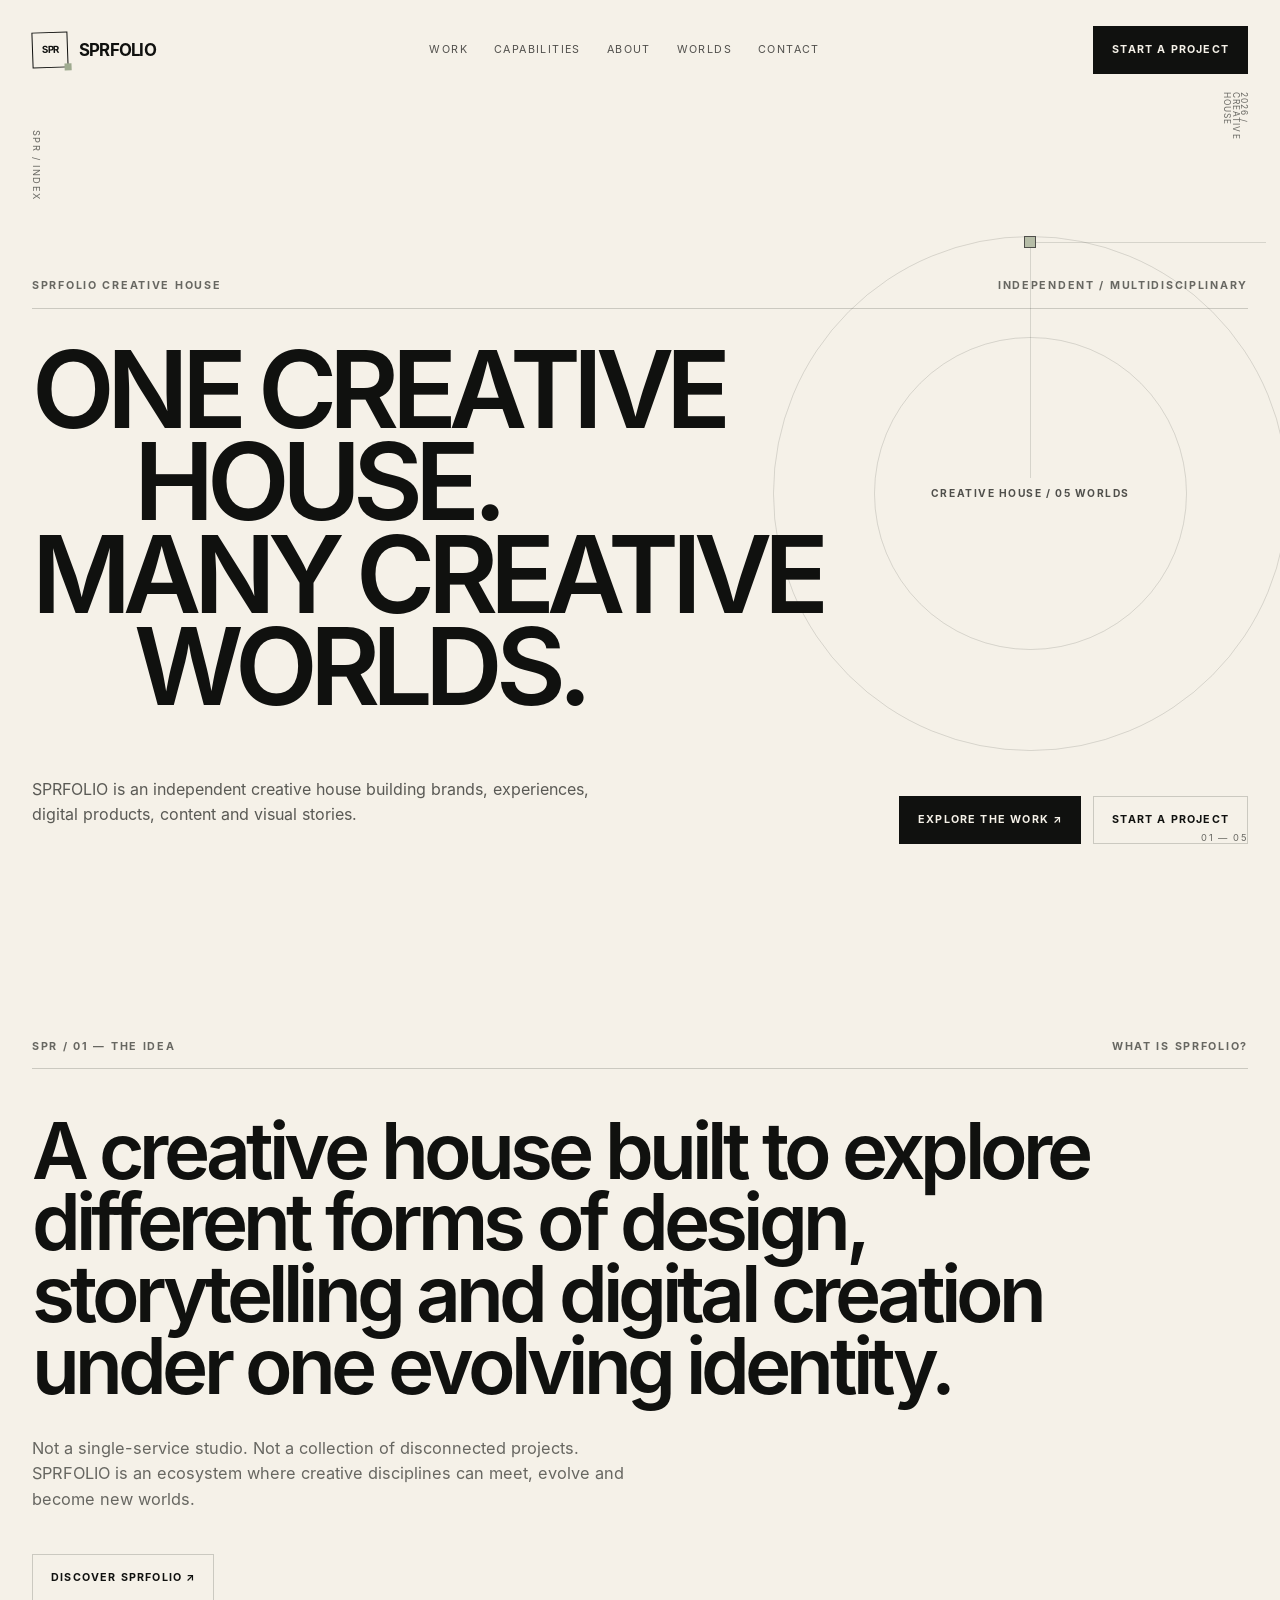
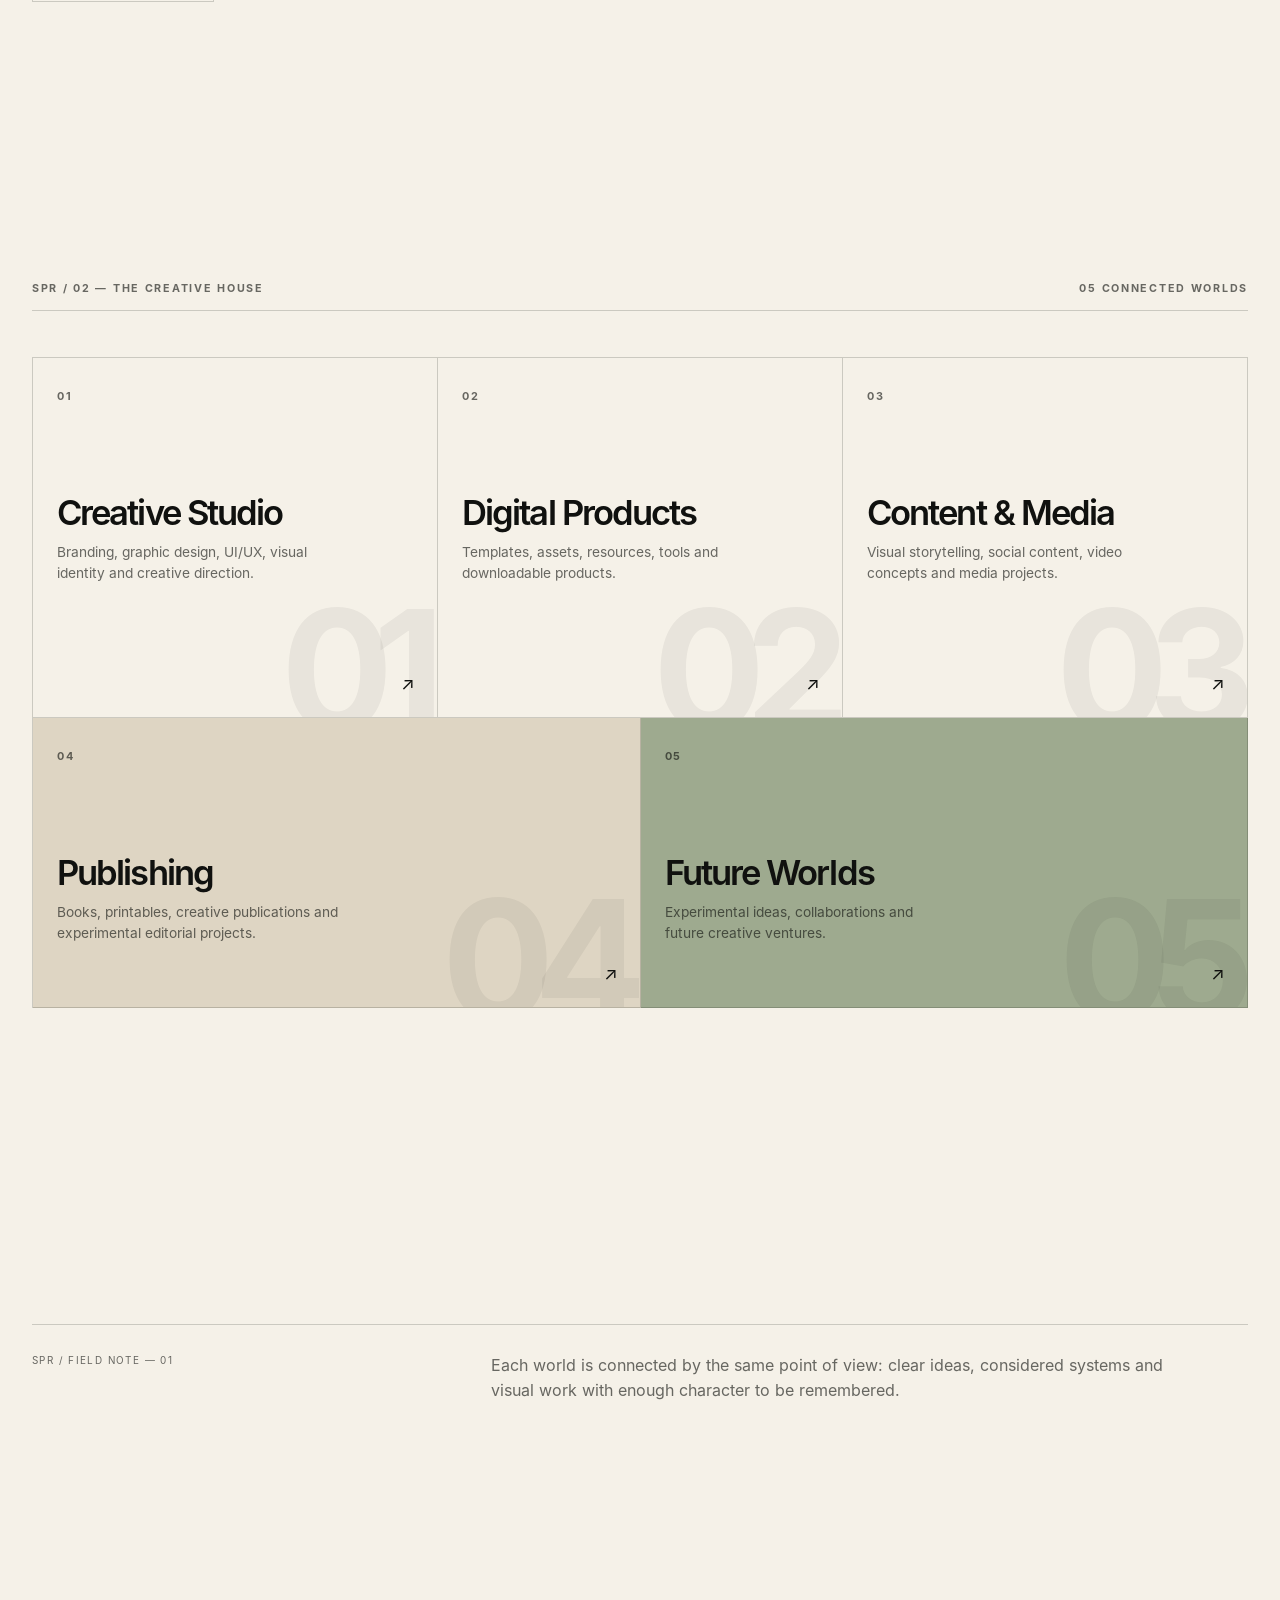
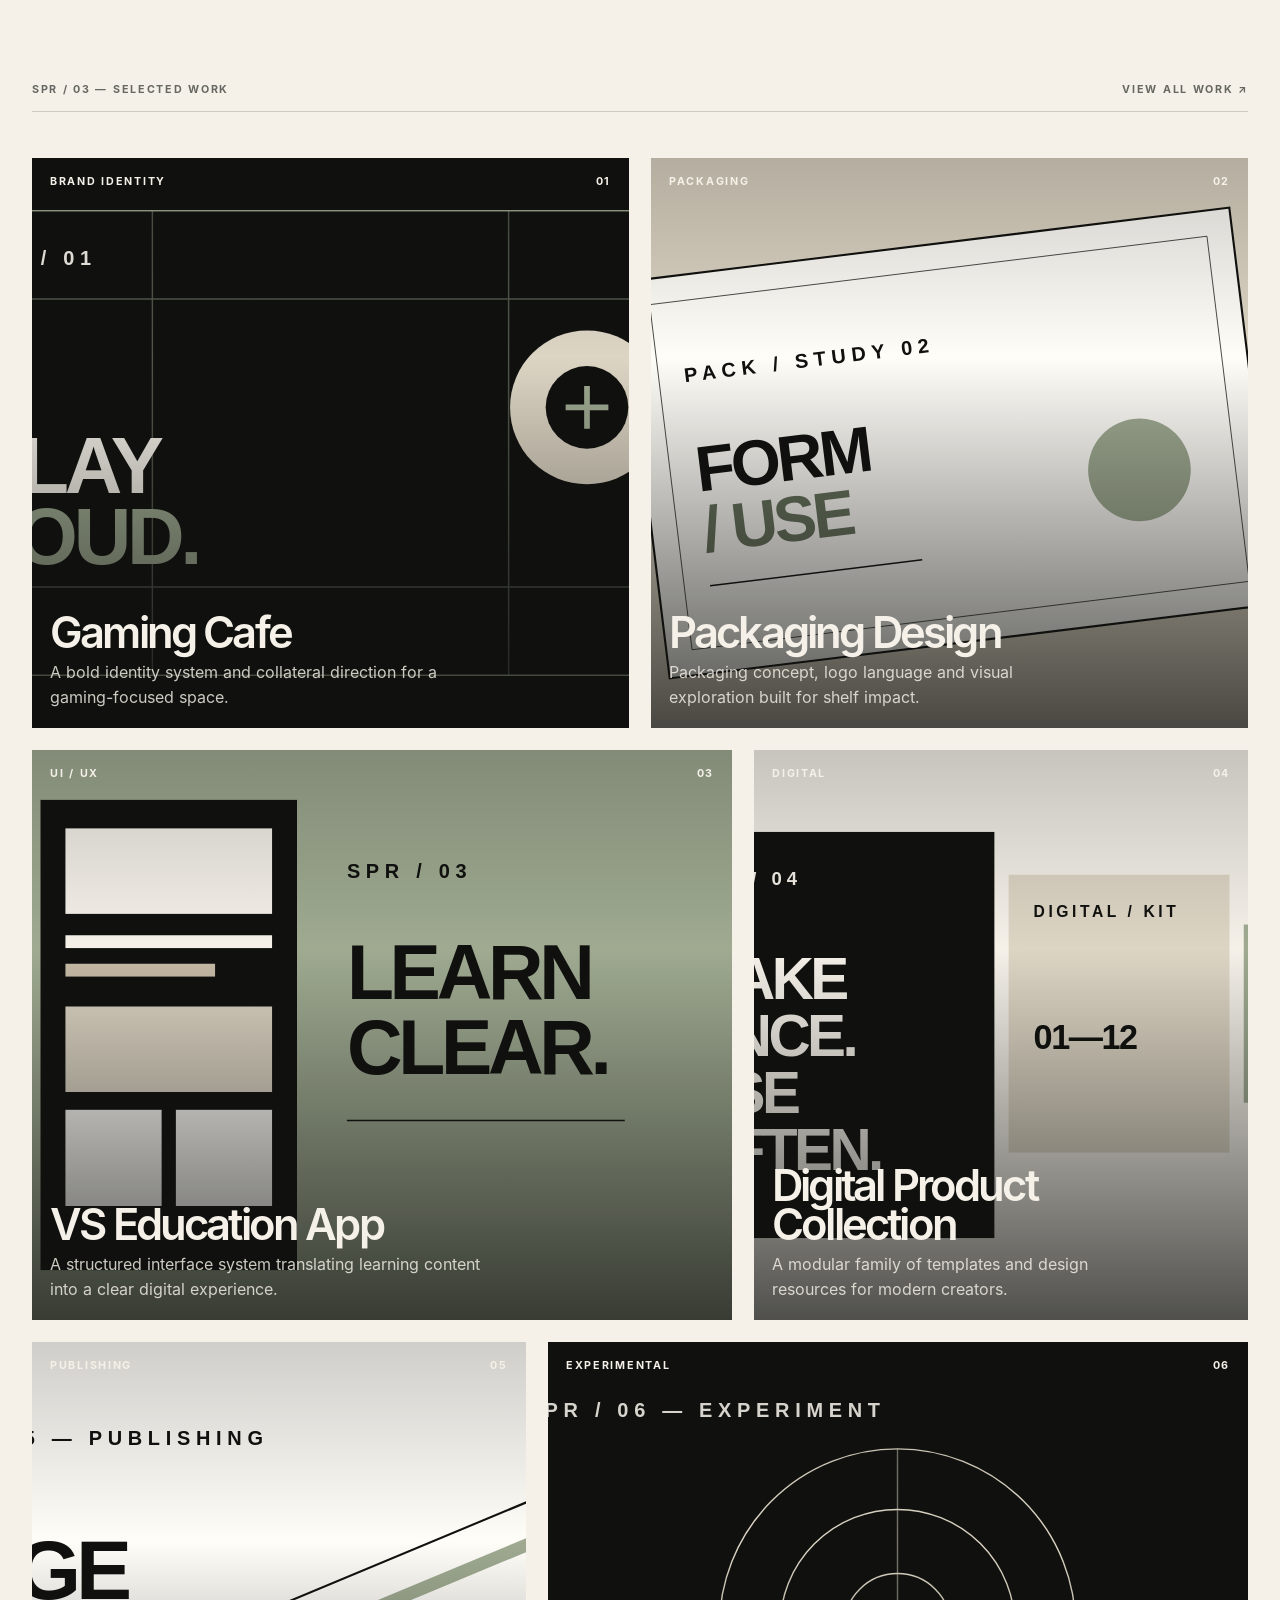
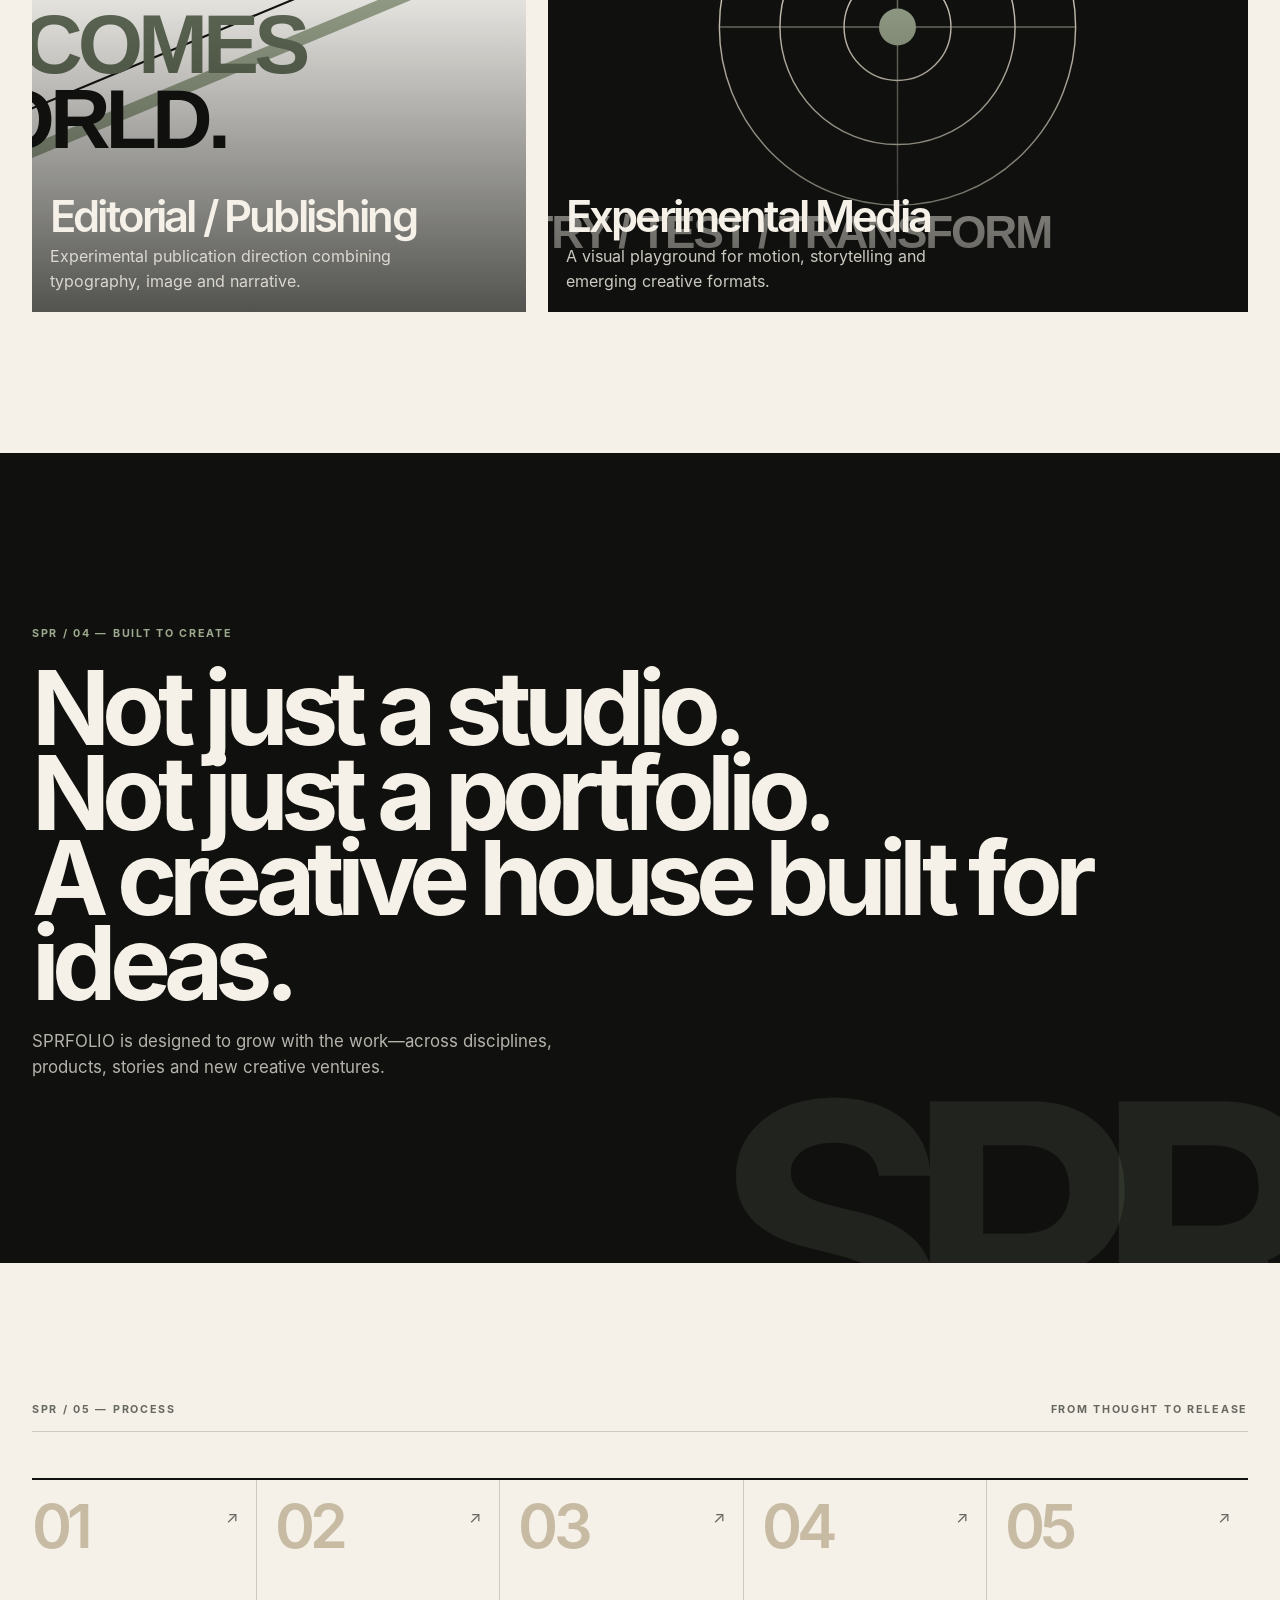
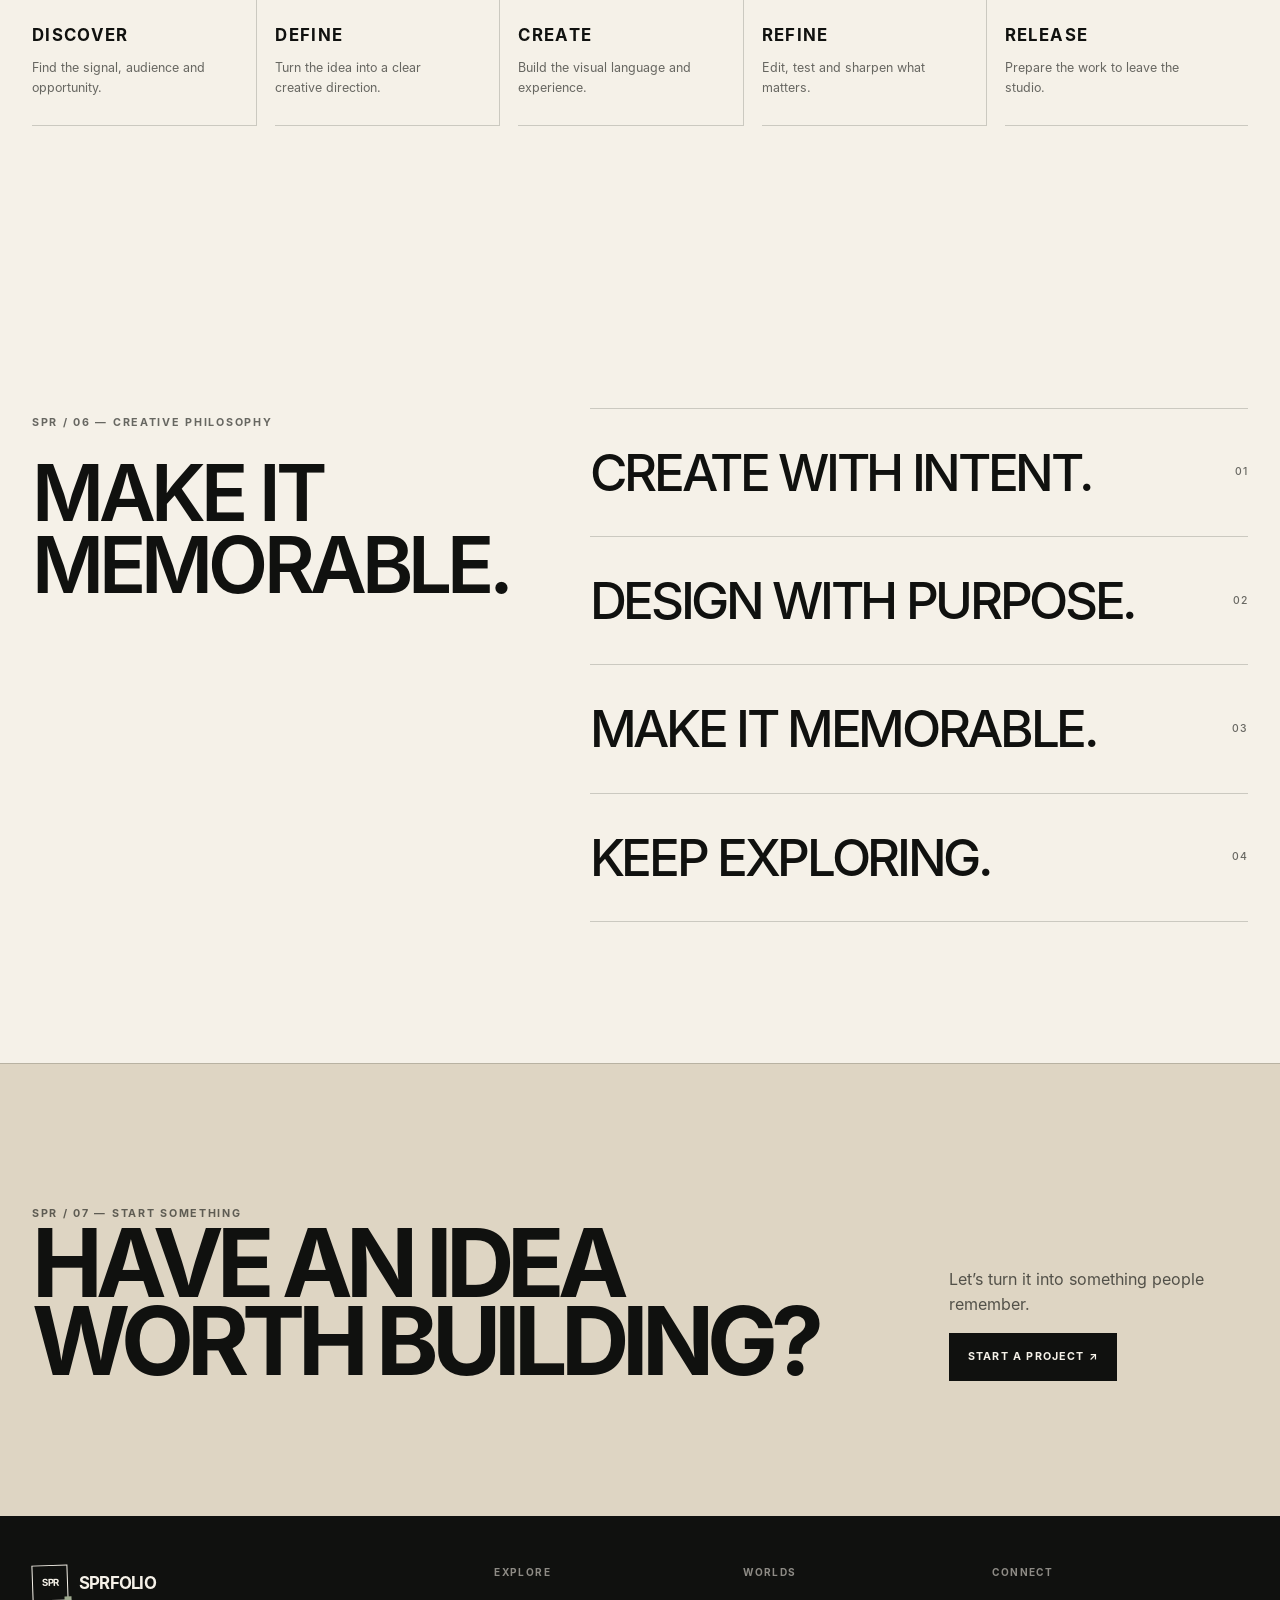
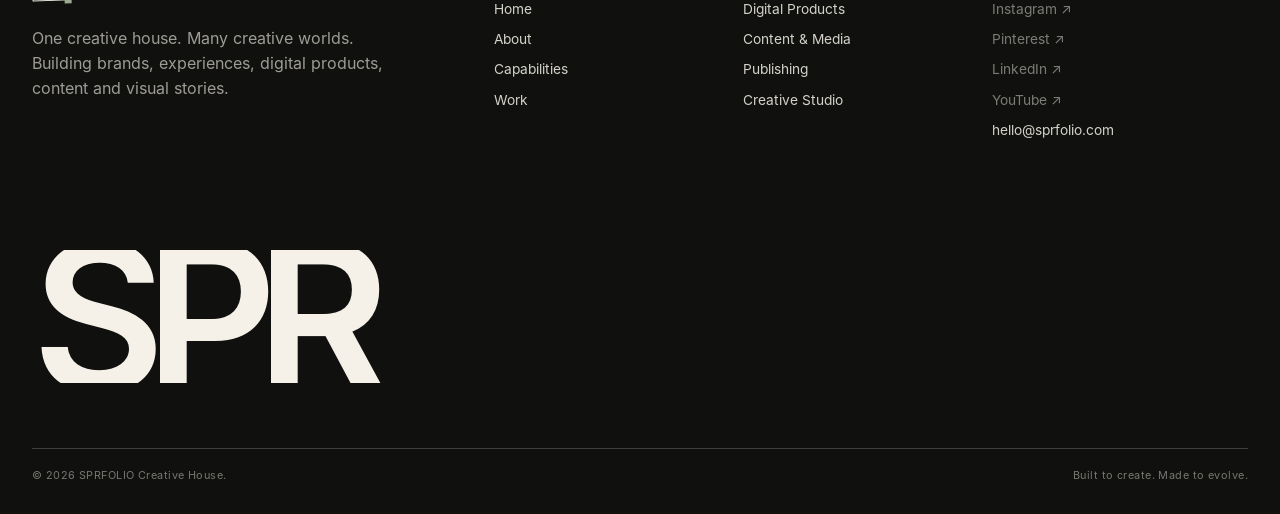
<file: index.html>
<!doctype html><html lang="en"><head><meta charset="utf-8"><meta name="viewport" content="width=device-width,initial-scale=1"><meta name="color-scheme" content="light"><title>SPRFOLIO Creative House — Design, Digital, Content & Creative</title><meta name="description" content="SPRFOLIO is an independent creative house exploring branding, design, digital products, content, media and publishing."><meta property="og:title" content="SPRFOLIO Creative House — Design, Digital, Content & Creative"><meta property="og:description" content="SPRFOLIO is an independent creative house exploring branding, design, digital products, content, media and publishing."><meta property="og:type" content="website"><meta property="og:url" content="https://USERNAME.github.io/REPOSITORY/"><meta name="theme-color" content="#f5f1e8"><link rel="canonical" href="https://USERNAME.github.io/REPOSITORY/"><link rel="icon" href="favicon/favicon.svg"><link rel="stylesheet" href="css/style.css"><link rel="stylesheet" href="css/responsive.css"><link rel="stylesheet" href="css/animations.css"></head><body><header class="site-header"><div class="container"><nav class="nav-shell" aria-label="Primary navigation"><a class="brand" href="index.html" aria-label="SPRFOLIO home"><span class="brand-mark">SPR</span><span>SPRFOLIO</span></a><div class="nav-links"><a href="work.html">Work</a><a href="services.html">Capabilities</a><a href="about.html">About</a><a href="digital-products.html">Worlds</a><a href="contact.html">Contact</a></div><a class="nav-cta" href="contact.html">Start a project</a><button class="menu-toggle" type="button" aria-controls="mobile-navigation" aria-label="Open navigation" aria-expanded="false">☰</button></nav></div></header><div class="menu-overlay" id="mobile-navigation" aria-label="Mobile navigation" aria-hidden="true"><a href="work.html">Work ↗</a><a href="services.html">Capabilities ↗</a><a href="about.html">About ↗</a><a href="digital-products.html">Worlds ↗</a><a href="contact.html">Contact ↗</a><div class="menu-small"><span>SPRFOLIO CREATIVE HOUSE</span><span data-email></span></div></div>
<main>
<section class="hero"><div class="hero-index" aria-hidden="true"><span class="hero-node"></span><span class="hero-index-label">CREATIVE HOUSE / 05 WORLDS</span></div><div class="container"><div class="hero-copy"><div class="hero-meta"><span class="eyebrow">SPRFOLIO CREATIVE HOUSE</span><span class="eyebrow">INDEPENDENT / MULTIDISCIPLINARY</span></div><h1 class="display hero-title reveal"><span>ONE CREATIVE</span><span class="offset">HOUSE.</span><span>MANY CREATIVE</span><span class="offset">WORLDS.</span></h1><div class="hero-bottom reveal"><p class="hero-desc">SPRFOLIO is an independent creative house building brands, experiences, digital products, content and visual stories.</p><div><a class="button" href="work.html">Explore the work ↗</a> <a class="button secondary" href="contact.html">Start a project</a></div></div></div></div></section>
<section class="section"><div class="container"><div class="kicker-row"><span class="eyebrow">SPR / 01 — The idea</span><span class="eyebrow">What is SPRFOLIO?</span></div><div class="section-heading reveal"><h2 class="headline">A creative house built to explore different forms of design, storytelling and digital creation under one evolving identity.</h2><p>Not a single-service studio. Not a collection of disconnected projects. SPRFOLIO is an ecosystem where creative disciplines can meet, evolve and become new worlds.</p><a class="button secondary" href="about.html">Discover SPRFOLIO ↗</a></div></div></section>
<section class="section"><div class="container"><div class="kicker-row"><span class="eyebrow">SPR / 02 — The creative house</span><span class="eyebrow">05 connected worlds</span></div><div class="world-grid reveal"><a class="world" data-index="01" href="services.html"><span class="world-number">01</span><h3>Creative Studio</h3><p>Branding, graphic design, UI/UX, visual identity and creative direction.</p><span class="world-link">↗</span></a><a class="world" data-index="02" href="digital-products.html"><span class="world-number">02</span><h3>Digital Products</h3><p>Templates, assets, resources, tools and downloadable products.</p><span class="world-link">↗</span></a><a class="world" data-index="03" href="content-media.html"><span class="world-number">03</span><h3>Content & Media</h3><p>Visual storytelling, social content, video concepts and media projects.</p><span class="world-link">↗</span></a><a class="world" data-index="04" href="publishing.html"><span class="world-number">04</span><h3>Publishing</h3><p>Books, printables, creative publications and experimental editorial projects.</p><span class="world-link">↗</span></a><a class="world" data-index="05" href="about.html"><span class="world-number">05</span><h3>Future Worlds</h3><p>Experimental ideas, collaborations and future creative ventures.</p><span class="world-link">↗</span></a></div></div></section>
<section class="section section-note-wrap"><div class="container"><div class="section-note"><span class="editorial-mark">SPR / FIELD NOTE — 01</span><p>Each world is connected by the same point of view: clear ideas, considered systems and visual work with enough character to be remembered.</p></div></div></section>
<section class="section"><div class="container"><div class="kicker-row"><span class="eyebrow">SPR / 03 — Selected work</span><a class="eyebrow" href="work.html">View all work ↗</a></div><div class="work-grid reveal"><a class="project" href="work.html"><div class="project-visual"><img src="assets/work/gaming-cafe.svg" alt="SPRFOLIO project visual 1"></div><div class="project-top"><span class="label">Brand Identity</span><span class="label">01</span></div><div class="project-content"><h3>Gaming Cafe</h3><p>A bold identity system and collateral direction for a gaming-focused space.</p></div></a><a class="project" href="work.html"><div class="project-visual"><img src="assets/work/packaging.svg" alt="SPRFOLIO project visual 2"></div><div class="project-top"><span class="label">Packaging</span><span class="label">02</span></div><div class="project-content"><h3>Packaging Design</h3><p>Packaging concept, logo language and visual exploration built for shelf impact.</p></div></a><a class="project" href="work.html"><div class="project-visual"><img src="assets/work/vs-education.svg" alt="SPRFOLIO project visual 3"></div><div class="project-top"><span class="label">UI / UX</span><span class="label">03</span></div><div class="project-content"><h3>VS Education App</h3><p>A structured interface system translating learning content into a clear digital experience.</p></div></a><a class="project" href="work.html"><div class="project-visual"><img src="assets/work/digital-product.svg" alt="SPRFOLIO project visual 4"></div><div class="project-top"><span class="label">Digital</span><span class="label">04</span></div><div class="project-content"><h3>Digital Product Collection</h3><p>A modular family of templates and design resources for modern creators.</p></div></a><a class="project" href="work.html"><div class="project-visual"><img src="assets/work/publishing.svg" alt="SPRFOLIO project visual 5"></div><div class="project-top"><span class="label">Publishing</span><span class="label">05</span></div><div class="project-content"><h3>Editorial / Publishing</h3><p>Experimental publication direction combining typography, image and narrative.</p></div></a><a class="project" href="work.html"><div class="project-visual"><img src="assets/work/experimental.svg" alt="SPRFOLIO project visual 6"></div><div class="project-top"><span class="label">Experimental</span><span class="label">06</span></div><div class="project-content"><h3>Experimental Media</h3><p>A visual playground for motion, storytelling and emerging creative formats.</p></div></a></div></div></section>
<section class="statement"><div class="container"><span class="eyebrow">SPR / 04 — Built to create</span><h2>Not just a studio.<br>Not just a portfolio.<br>A creative house built for ideas.</h2><p>SPRFOLIO is designed to grow with the work—across disciplines, products, stories and new creative ventures.</p></div></section>
<section class="section"><div class="container"><div class="kicker-row"><span class="eyebrow">SPR / 05 — Process</span><span class="eyebrow">From thought to release</span></div><div class="process reveal"><div class="process-step"><strong>01</strong><h3>DISCOVER</h3><p>Find the signal, audience and opportunity.</p></div><div class="process-step"><strong>02</strong><h3>DEFINE</h3><p>Turn the idea into a clear creative direction.</p></div><div class="process-step"><strong>03</strong><h3>CREATE</h3><p>Build the visual language and experience.</p></div><div class="process-step"><strong>04</strong><h3>REFINE</h3><p>Edit, test and sharpen what matters.</p></div><div class="process-step"><strong>05</strong><h3>RELEASE</h3><p>Prepare the work to leave the studio.</p></div></div></div></section>
<section class="section"><div class="container"><div class="principles"><div><span class="eyebrow">SPR / 06 — Creative philosophy</span><h2 class="headline principle-heading">MAKE IT<br>MEMORABLE.</h2></div><div class="principle-list reveal"><div class="principle">CREATE WITH INTENT.<span>01</span></div><div class="principle">DESIGN WITH PURPOSE.<span>02</span></div><div class="principle">MAKE IT MEMORABLE.<span>03</span></div><div class="principle">KEEP EXPLORING.<span>04</span></div></div></div></div></section>
<section class="cta"><div class="container"><div class="cta-inner"><div><span class="eyebrow">SPR / 07 — Start something</span><h2>HAVE AN IDEA WORTH BUILDING?</h2></div><div><p>Let’s turn it into something people remember.</p><a class="button" href="contact.html">Start a project ↗</a></div></div></div></section></main><footer class="site-footer"><div class="container"><div class="footer-grid"><div class="footer-brand"><a class="brand" href="index.html"><span class="brand-mark">SPR</span><span>SPRFOLIO</span></a><p>One creative house. Many creative worlds. Building brands, experiences, digital products, content and visual stories.</p></div><div class="footer-col"><h4>Explore</h4><a href="index.html">Home</a><a href="about.html">About</a><a href="services.html">Capabilities</a><a href="work.html">Work</a></div><div class="footer-col"><h4>Worlds</h4><a href="digital-products.html">Digital Products</a><a href="content-media.html">Content & Media</a><a href="publishing.html">Publishing</a><a href="services.html">Creative Studio</a></div><div class="footer-col"><h4>Connect</h4><span class="social-pending" data-social="instagram" aria-disabled="false"><a href="https://www.instagram.com/sprfolio/">Instagram ↗</a></span><span class="social-pending" data-social="pinterest" aria-disabled="false"><a href="https://in.pinterest.com/thesprfolio/">Pinterest ↗</a></span><span class="social-pending" data-social="linkedin" aria-disabled="false"><a href="https://www.linkedin.com/in/spr-folio-50094443b/">LinkedIn ↗</a></span><span class="social-pending" data-social="youtube" aria-disabled="false"><a href="https://www.youtube.com/@SPRFOLIO">YouTube ↗</a></span><a href="mailto:thesprfolio@gmail.com" data-email>hello@sprfolio.com</a></div></div><div class="footer-signature" aria-hidden="true">SPR</div><div class="footer-bottom"><span>© <span data-year></span> SPRFOLIO Creative House.</span><span>Built to create. Made to evolve.</span></div></div></footer>
<script src="js/main.js" defer></script><script src="js/navigation.js" defer></script></body></html>
</file>
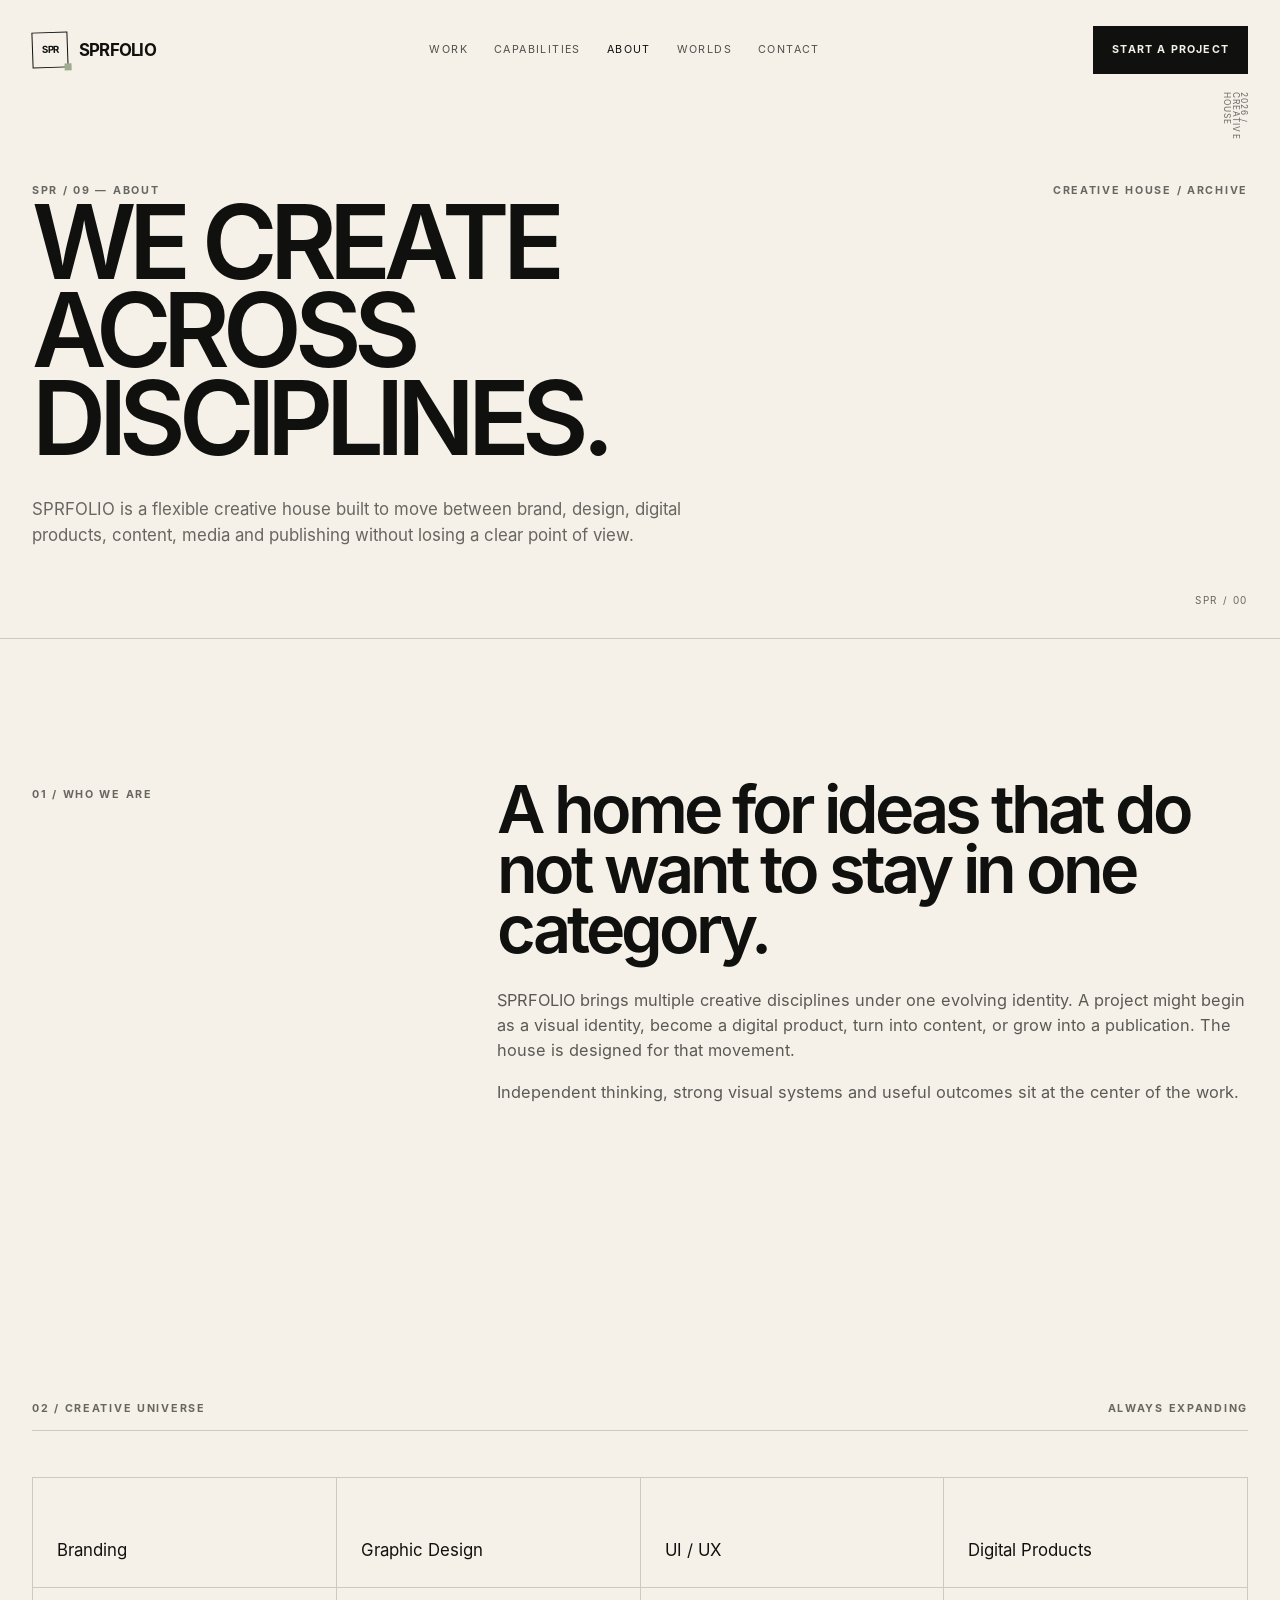
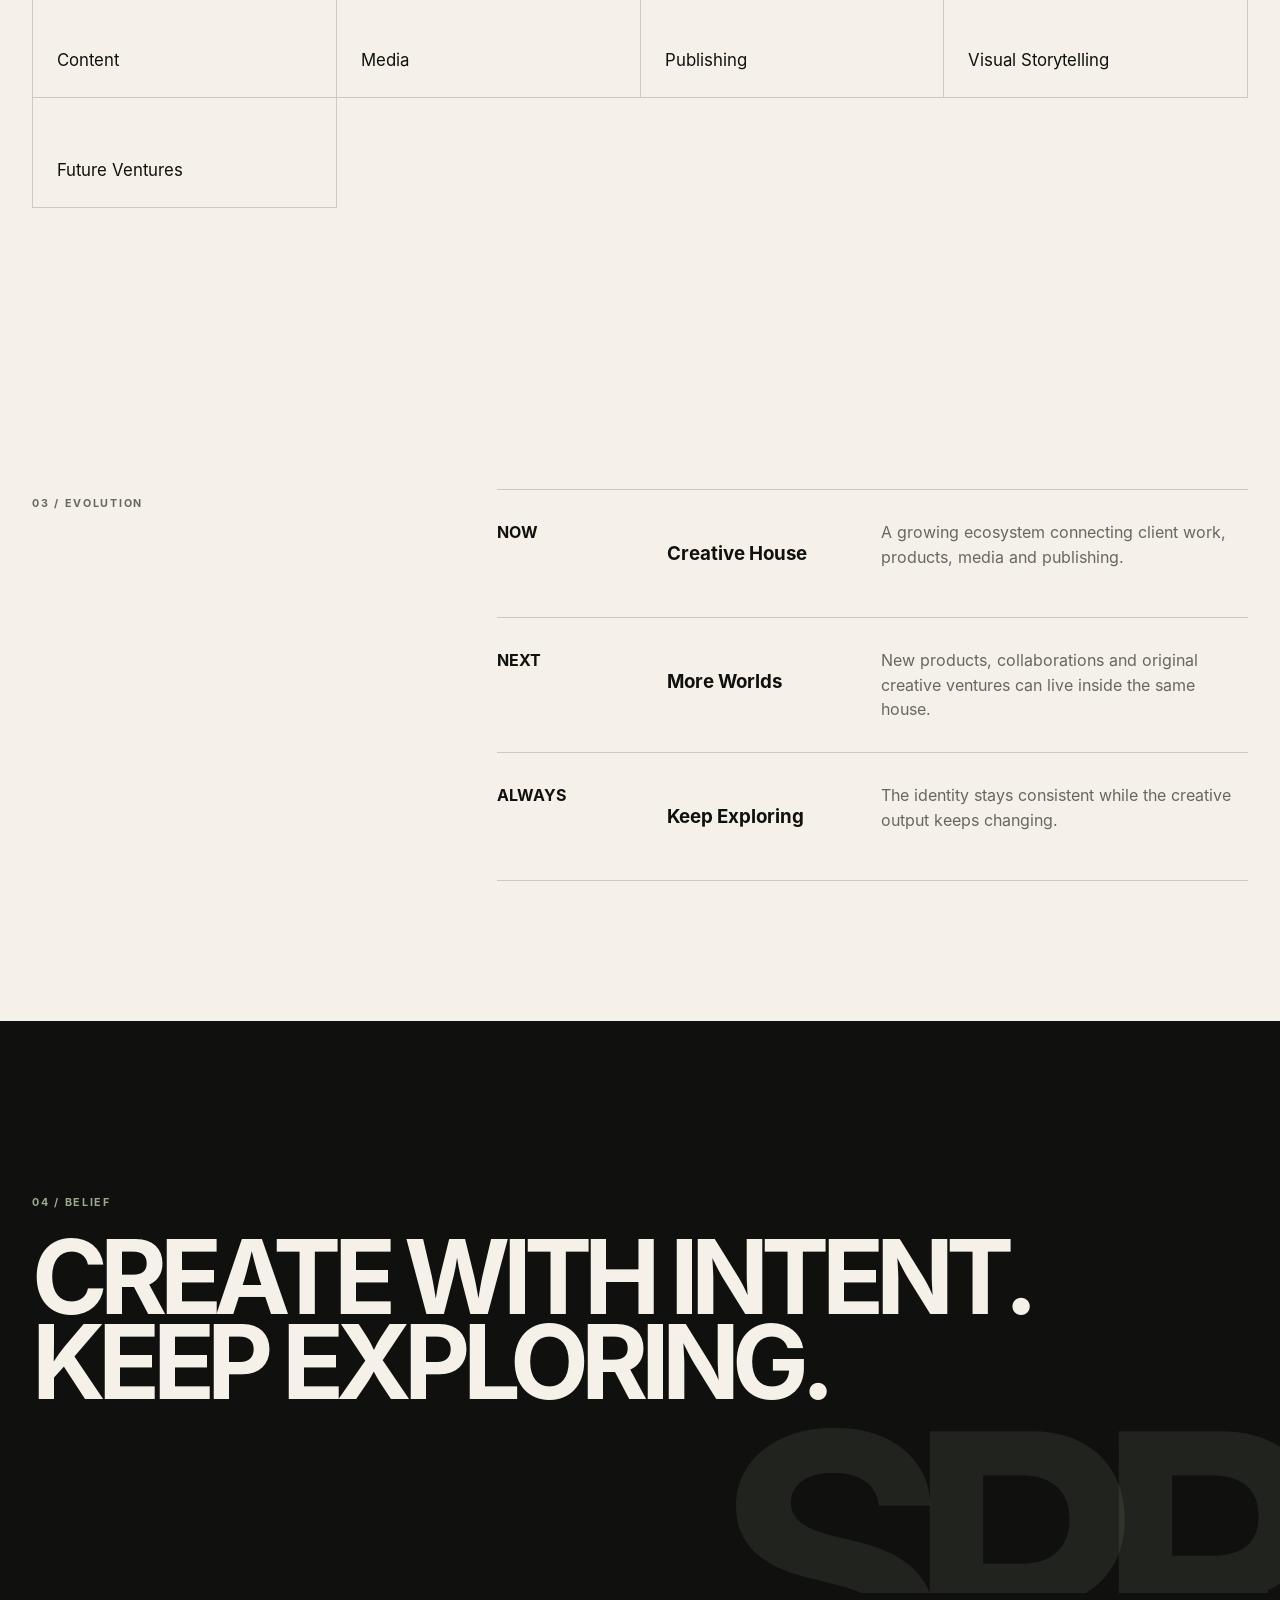
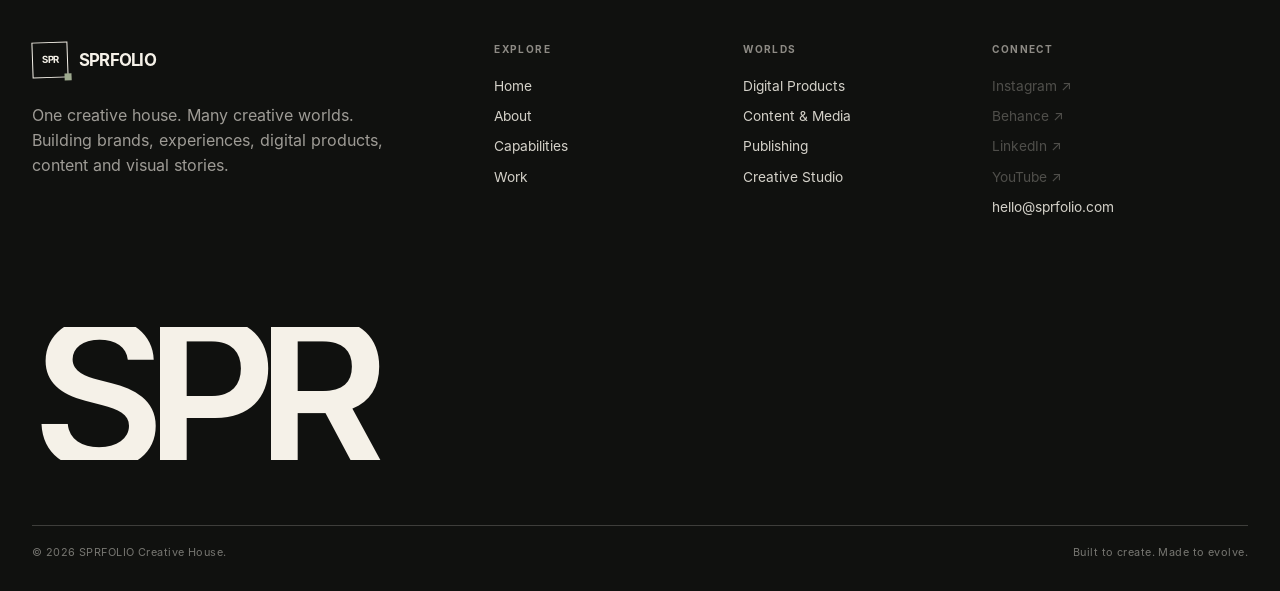
<file: about.html>
<!doctype html><html lang="en"><head><meta charset="utf-8"><meta name="viewport" content="width=device-width,initial-scale=1"><meta name="color-scheme" content="light"><title>About — SPRFOLIO Creative House</title><meta name="description" content="Discover SPRFOLIO, an independent multidisciplinary creative house."><meta property="og:title" content="About — SPRFOLIO Creative House"><meta property="og:description" content="Discover SPRFOLIO, an independent multidisciplinary creative house."><meta property="og:type" content="website"><meta property="og:url" content="https://USERNAME.github.io/REPOSITORY/about.html"><meta name="theme-color" content="#f5f1e8"><link rel="canonical" href="https://USERNAME.github.io/REPOSITORY/about.html"><link rel="icon" href="favicon/favicon.svg"><link rel="stylesheet" href="css/style.css"><link rel="stylesheet" href="css/responsive.css"><link rel="stylesheet" href="css/animations.css"></head><body><header class="site-header"><div class="container"><nav class="nav-shell" aria-label="Primary navigation"><a class="brand" href="index.html" aria-label="SPRFOLIO home"><span class="brand-mark">SPR</span><span>SPRFOLIO</span></a><div class="nav-links"><a href="work.html">Work</a><a href="services.html">Capabilities</a><a href="about.html">About</a><a href="digital-products.html">Worlds</a><a href="contact.html">Contact</a></div><a class="nav-cta" href="contact.html">Start a project</a><button class="menu-toggle" type="button" aria-controls="mobile-navigation" aria-label="Open navigation" aria-expanded="false">☰</button></nav></div></header><div class="menu-overlay" id="mobile-navigation" aria-label="Mobile navigation" aria-hidden="true"><a href="work.html">Work ↗</a><a href="services.html">Capabilities ↗</a><a href="about.html">About ↗</a><a href="digital-products.html">Worlds ↗</a><a href="contact.html">Contact ↗</a><div class="menu-small"><span>SPRFOLIO CREATIVE HOUSE</span><span data-email></span></div></div>
<main><section class="page-hero"><div class="container"><span class="eyebrow"><span>SPR / 09 — About</span><span>CREATIVE HOUSE / ARCHIVE</span></span><h1 class="display reveal">WE CREATE<br>ACROSS<br>DISCIPLINES.</h1><p>SPRFOLIO is a flexible creative house built to move between brand, design, digital products, content, media and publishing without losing a clear point of view.</p></div></section><section class="section"><div class="container split"><div><span class="eyebrow">01 / Who we are</span></div><div class="copy reveal"><h2>A home for ideas that do not want to stay in one category.</h2><p>SPRFOLIO brings multiple creative disciplines under one evolving identity. A project might begin as a visual identity, become a digital product, turn into content, or grow into a publication. The house is designed for that movement.</p><p>Independent thinking, strong visual systems and useful outcomes sit at the center of the work.</p></div></div></section><section class="section"><div class="container"><div class="kicker-row"><span class="eyebrow">02 / Creative universe</span><span class="eyebrow">Always expanding</span></div><div class="universe reveal"><span>Branding</span><span>Graphic Design</span><span>UI / UX</span><span>Digital Products</span><span>Content</span><span>Media</span><span>Publishing</span><span>Visual Storytelling</span><span>Future Ventures</span></div></div></section><section class="section"><div class="container split"><div><span class="eyebrow">03 / Evolution</span></div><div class="timeline reveal"><div class="timeline-row"><strong>NOW</strong><h3>Creative House</h3><p>A growing ecosystem connecting client work, products, media and publishing.</p></div><div class="timeline-row"><strong>NEXT</strong><h3>More Worlds</h3><p>New products, collaborations and original creative ventures can live inside the same house.</p></div><div class="timeline-row"><strong>ALWAYS</strong><h3>Keep Exploring</h3><p>The identity stays consistent while the creative output keeps changing.</p></div></div></div></section><section class="statement"><div class="container"><span class="eyebrow">04 / Belief</span><h2>CREATE WITH INTENT.<br>KEEP EXPLORING.</h2></div></section></main><footer class="site-footer"><div class="container"><div class="footer-grid"><div class="footer-brand"><a class="brand" href="index.html"><span class="brand-mark">SPR</span><span>SPRFOLIO</span></a><p>One creative house. Many creative worlds. Building brands, experiences, digital products, content and visual stories.</p></div><div class="footer-col"><h4>Explore</h4><a href="index.html">Home</a><a href="about.html">About</a><a href="services.html">Capabilities</a><a href="work.html">Work</a></div><div class="footer-col"><h4>Worlds</h4><a href="digital-products.html">Digital Products</a><a href="content-media.html">Content & Media</a><a href="publishing.html">Publishing</a><a href="services.html">Creative Studio</a></div><div class="footer-col"><h4>Connect</h4><span class="social-pending" data-social="instagram" aria-disabled="true">Instagram ↗</span><span class="social-pending" data-social="behance" aria-disabled="true">Behance ↗</span><span class="social-pending" data-social="linkedin" aria-disabled="true">LinkedIn ↗</span><span class="social-pending" data-social="youtube" aria-disabled="true">YouTube ↗</span><a href="mailto:hello@sprfolio.com" data-email>hello@sprfolio.com</a></div></div><div class="footer-signature" aria-hidden="true">SPR</div><div class="footer-bottom"><span>© <span data-year></span> SPRFOLIO Creative House.</span><span>Built to create. Made to evolve.</span></div></div></footer>
<script src="js/main.js" defer></script><script src="js/navigation.js" defer></script></body></html>
</file>
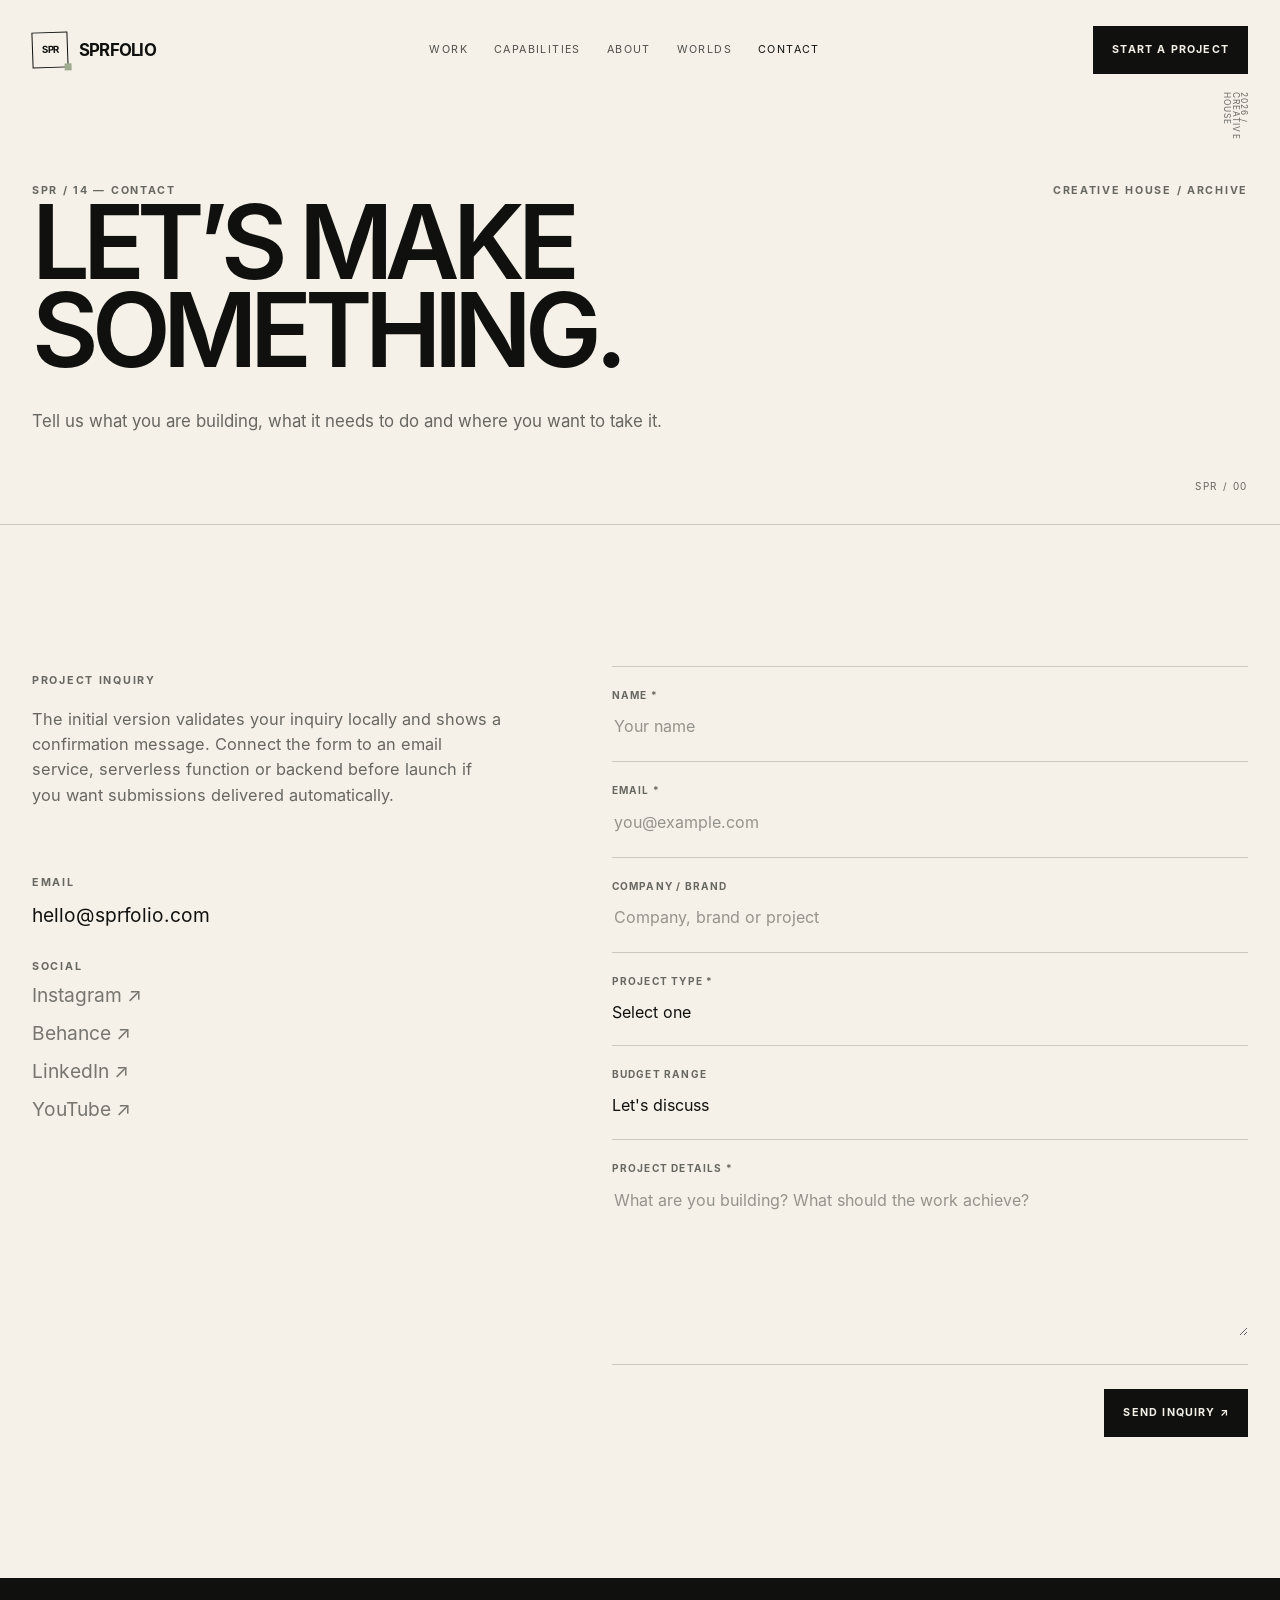
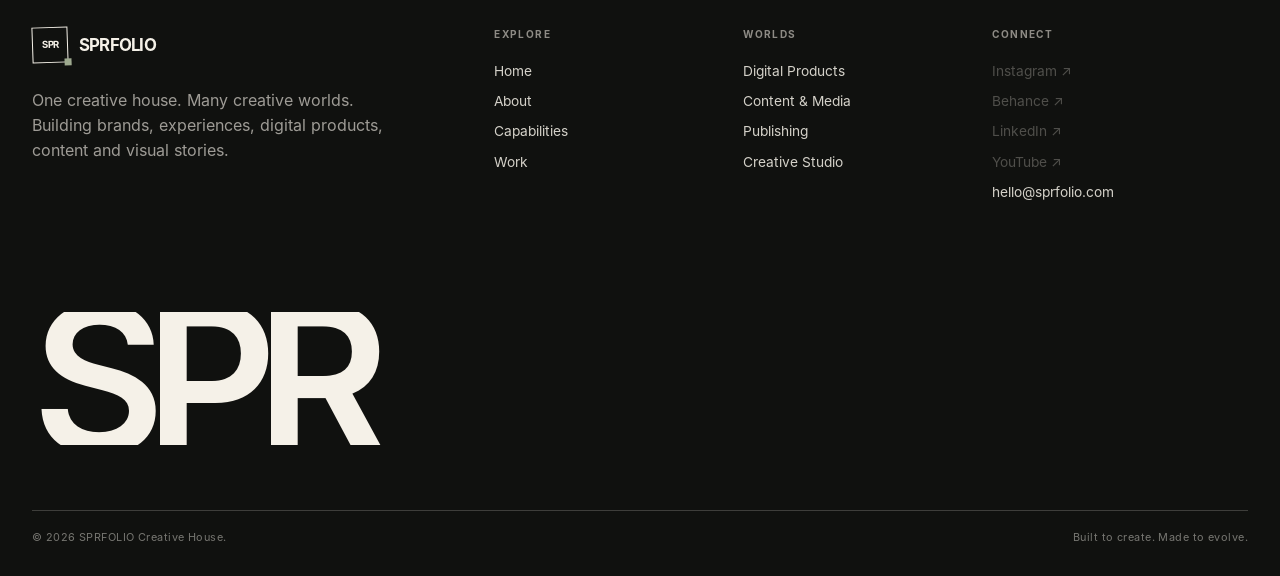
<file: contact.html>
<!doctype html><html lang="en"><head><meta charset="utf-8"><meta name="viewport" content="width=device-width,initial-scale=1"><meta name="color-scheme" content="light"><title>Contact — SPRFOLIO Creative House</title><meta name="description" content="Start a project with SPRFOLIO Creative House."><meta property="og:title" content="Contact — SPRFOLIO Creative House"><meta property="og:description" content="Start a project with SPRFOLIO Creative House."><meta property="og:type" content="website"><meta property="og:url" content="https://USERNAME.github.io/REPOSITORY/contact.html"><meta name="theme-color" content="#f5f1e8"><link rel="canonical" href="https://USERNAME.github.io/REPOSITORY/contact.html"><link rel="icon" href="favicon/favicon.svg"><link rel="stylesheet" href="css/style.css"><link rel="stylesheet" href="css/responsive.css"><link rel="stylesheet" href="css/animations.css"></head><body><header class="site-header"><div class="container"><nav class="nav-shell" aria-label="Primary navigation"><a class="brand" href="index.html" aria-label="SPRFOLIO home"><span class="brand-mark">SPR</span><span>SPRFOLIO</span></a><div class="nav-links"><a href="work.html">Work</a><a href="services.html">Capabilities</a><a href="about.html">About</a><a href="digital-products.html">Worlds</a><a href="contact.html">Contact</a></div><a class="nav-cta" href="contact.html">Start a project</a><button class="menu-toggle" type="button" aria-controls="mobile-navigation" aria-label="Open navigation" aria-expanded="false">☰</button></nav></div></header><div class="menu-overlay" id="mobile-navigation" aria-label="Mobile navigation" aria-hidden="true"><a href="work.html">Work ↗</a><a href="services.html">Capabilities ↗</a><a href="about.html">About ↗</a><a href="digital-products.html">Worlds ↗</a><a href="contact.html">Contact ↗</a><div class="menu-small"><span>SPRFOLIO CREATIVE HOUSE</span><span data-email></span></div></div>
<main><section class="page-hero"><div class="container"><span class="eyebrow"><span>SPR / 14 — Contact</span><span>CREATIVE HOUSE / ARCHIVE</span></span><h1 class="display reveal">LET’S MAKE<br>SOMETHING.</h1><p>Tell us what you are building, what it needs to do and where you want to take it.</p></div></section><section class="section"><div class="container contact-layout"><div><span class="eyebrow">Project inquiry</span><p class="contact-note"><span id="form-note">The initial version validates your inquiry locally and shows a confirmation message. Connect the form to an email service, serverless function or backend before launch if you want submissions delivered automatically.</span></p><div class="contact-details"><span class="eyebrow">Email</span><a href="mailto:hello@sprfolio.com">hello@sprfolio.com</a><span class="eyebrow contact-social-label">Social</span><span class="social-pending" data-social="instagram" aria-disabled="true">Instagram ↗</span><span class="social-pending" data-social="behance" aria-disabled="true">Behance ↗</span><span class="social-pending" data-social="linkedin" aria-disabled="true">LinkedIn ↗</span><span class="social-pending" data-social="youtube" aria-disabled="true">YouTube ↗</span></div></div><form class="form" id="project-form" aria-describedby="form-note"><div class="field"><label for="name">Name *</label><input id="name" name="name" autocomplete="name" required placeholder="Your name"></div><div class="field"><label for="email">Email *</label><input id="email" name="email" type="email" autocomplete="email" required placeholder="you@example.com"></div><div class="field"><label for="company">Company / Brand</label><input id="company" name="company" autocomplete="organization" placeholder="Company, brand or project"></div><div class="field"><label for="type">Project Type *</label><select id="type" name="type" required><option value="">Select one</option><option>Branding</option><option>Graphic Design</option><option>UI/UX</option><option>Website</option><option>Digital Product</option><option>Content</option><option>Media</option><option>Publishing</option><option>Other</option></select></div><div class="field"><label for="budget">Budget Range</label><select id="budget" name="budget"><option>Let's discuss</option><option>Under ₹10,000</option><option>₹10,000–₹25,000</option><option>₹25,000–₹50,000</option><option>₹50,000–₹1,00,000</option><option>₹1,00,000+</option></select></div><div class="field"><label for="details">Project Details *</label><textarea id="details" name="details" required placeholder="What are you building? What should the work achieve?"></textarea></div><div class="form-actions"><span id="form-status" class="form-status" role="status" aria-live="polite"></span><button class="button" type="submit">Send inquiry ↗</button></div></form></div></section></main><footer class="site-footer"><div class="container"><div class="footer-grid"><div class="footer-brand"><a class="brand" href="index.html"><span class="brand-mark">SPR</span><span>SPRFOLIO</span></a><p>One creative house. Many creative worlds. Building brands, experiences, digital products, content and visual stories.</p></div><div class="footer-col"><h4>Explore</h4><a href="index.html">Home</a><a href="about.html">About</a><a href="services.html">Capabilities</a><a href="work.html">Work</a></div><div class="footer-col"><h4>Worlds</h4><a href="digital-products.html">Digital Products</a><a href="content-media.html">Content & Media</a><a href="publishing.html">Publishing</a><a href="services.html">Creative Studio</a></div><div class="footer-col"><h4>Connect</h4><span class="social-pending" data-social="instagram" aria-disabled="true">Instagram ↗</span><span class="social-pending" data-social="behance" aria-disabled="true">Behance ↗</span><span class="social-pending" data-social="linkedin" aria-disabled="true">LinkedIn ↗</span><span class="social-pending" data-social="youtube" aria-disabled="true">YouTube ↗</span><a href="mailto:hello@sprfolio.com" data-email>hello@sprfolio.com</a></div></div><div class="footer-signature" aria-hidden="true">SPR</div><div class="footer-bottom"><span>© <span data-year></span> SPRFOLIO Creative House.</span><span>Built to create. Made to evolve.</span></div></div></footer>
<script src="js/contact.js" defer></script><script src="js/main.js" defer></script><script src="js/navigation.js" defer></script></body></html>
</file>
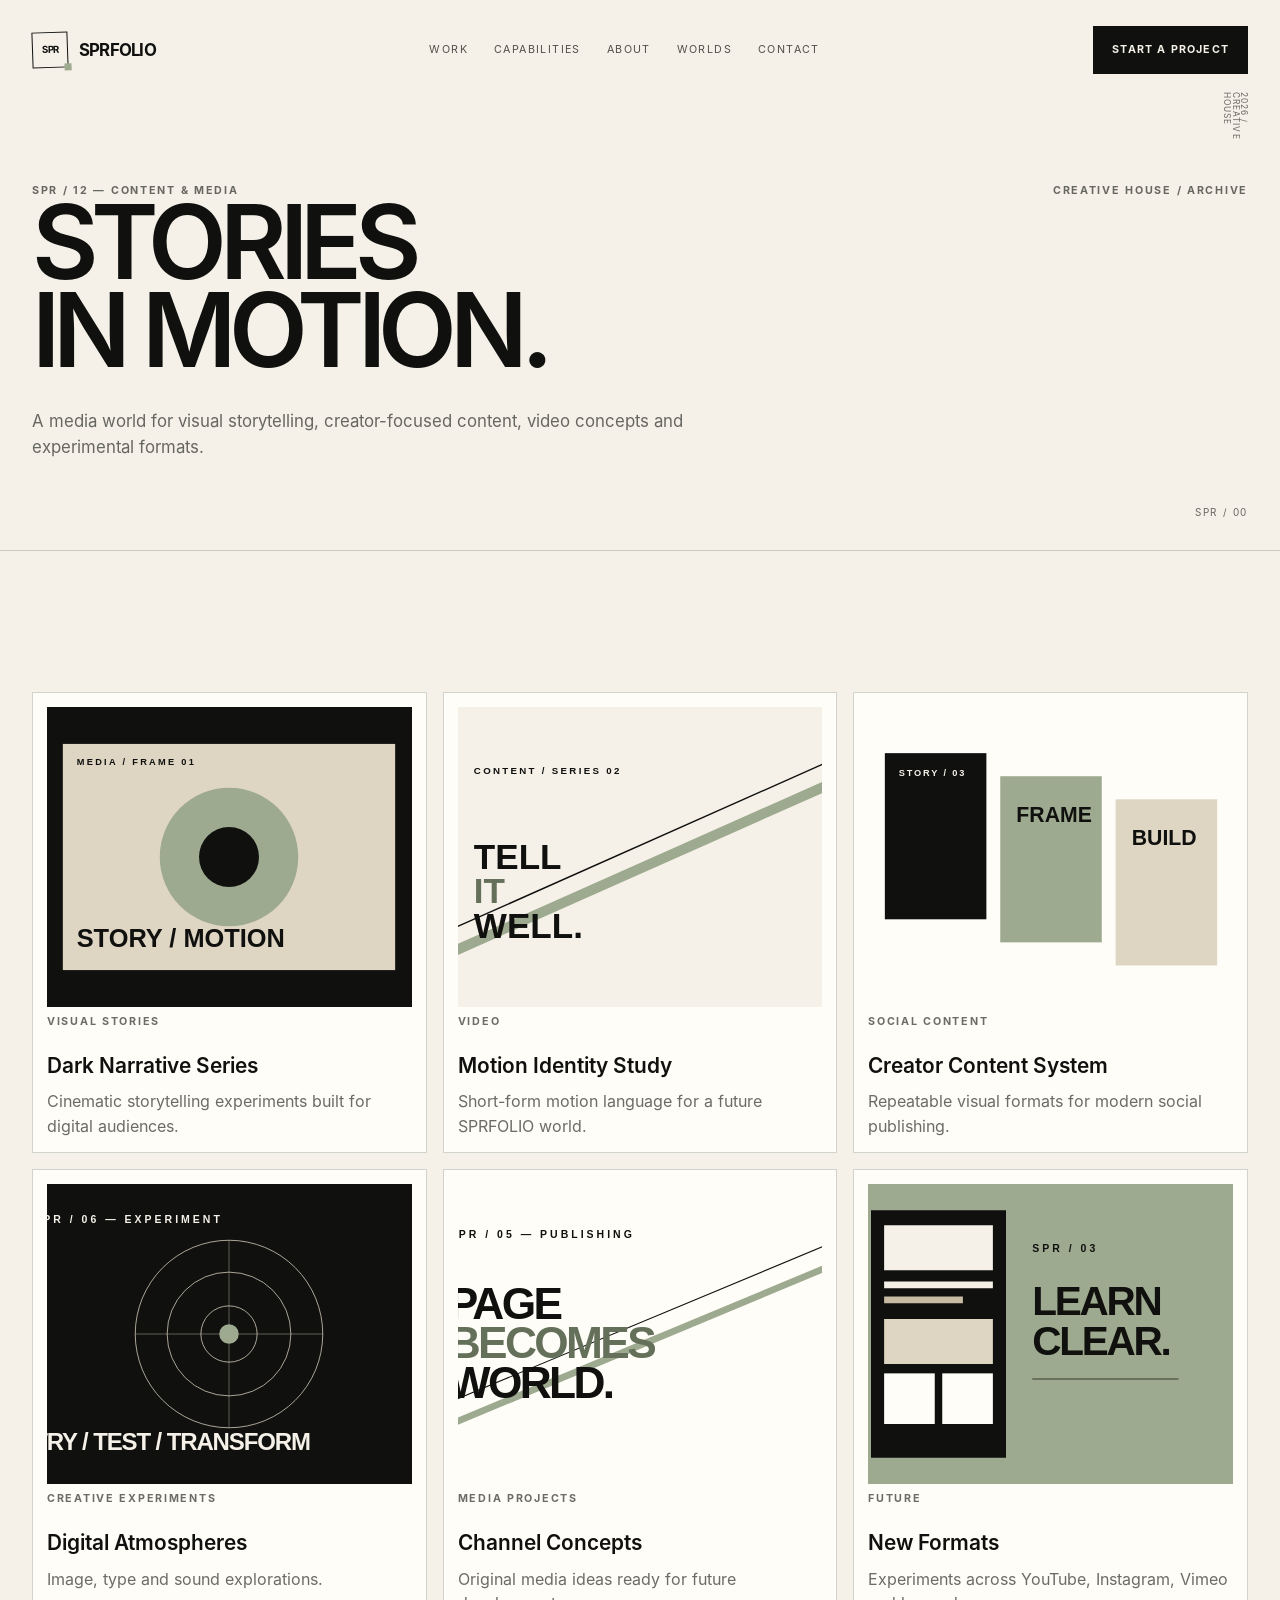
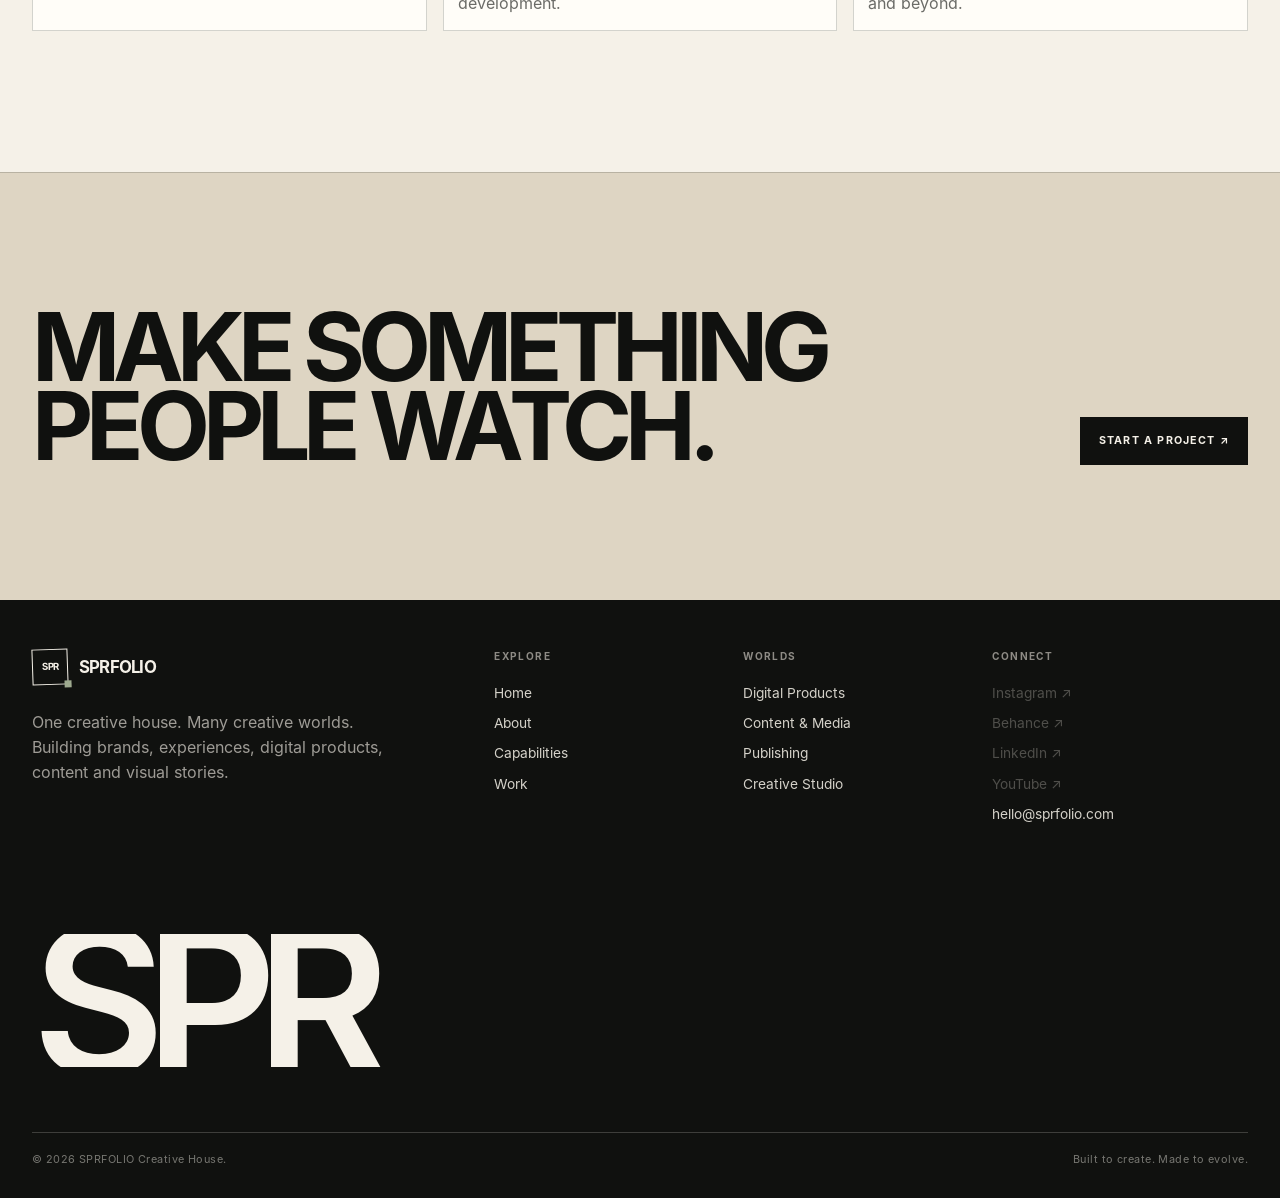
<file: content-media.html>
<!doctype html><html lang="en"><head><meta charset="utf-8"><meta name="viewport" content="width=device-width,initial-scale=1"><meta name="color-scheme" content="light"><title>Content & Media — SPRFOLIO</title><meta name="description" content="Visual stories, video concepts, social content and media experiments from SPRFOLIO."><meta property="og:title" content="Content & Media — SPRFOLIO"><meta property="og:description" content="Visual stories, video concepts, social content and media experiments from SPRFOLIO."><meta property="og:type" content="website"><meta property="og:url" content="https://USERNAME.github.io/REPOSITORY/content-media.html"><meta name="theme-color" content="#f5f1e8"><link rel="canonical" href="https://USERNAME.github.io/REPOSITORY/content-media.html"><link rel="icon" href="favicon/favicon.svg"><link rel="stylesheet" href="css/style.css"><link rel="stylesheet" href="css/responsive.css"><link rel="stylesheet" href="css/animations.css"></head><body><header class="site-header"><div class="container"><nav class="nav-shell" aria-label="Primary navigation"><a class="brand" href="index.html" aria-label="SPRFOLIO home"><span class="brand-mark">SPR</span><span>SPRFOLIO</span></a><div class="nav-links"><a href="work.html">Work</a><a href="services.html">Capabilities</a><a href="about.html">About</a><a href="digital-products.html">Worlds</a><a href="contact.html">Contact</a></div><a class="nav-cta" href="contact.html">Start a project</a><button class="menu-toggle" type="button" aria-controls="mobile-navigation" aria-label="Open navigation" aria-expanded="false">☰</button></nav></div></header><div class="menu-overlay" id="mobile-navigation" aria-label="Mobile navigation" aria-hidden="true"><a href="work.html">Work ↗</a><a href="services.html">Capabilities ↗</a><a href="about.html">About ↗</a><a href="digital-products.html">Worlds ↗</a><a href="contact.html">Contact ↗</a><div class="menu-small"><span>SPRFOLIO CREATIVE HOUSE</span><span data-email></span></div></div>
<main><section class="page-hero"><div class="container"><span class="eyebrow"><span>SPR / 12 — Content & Media</span><span>CREATIVE HOUSE / ARCHIVE</span></span><h1 class="display reveal">STORIES<br>IN MOTION.</h1><p>A media world for visual storytelling, creator-focused content, video concepts and experimental formats.</p></div></section><section class="section"><div class="container"><div class="media-grid"><article class="media-card reveal"><div class="media-art"><img src="assets/work/media-frame.svg" alt="SPRFOLIO content media visual 1"></div><span class="label">Visual Stories</span><h3>Dark Narrative Series</h3><p>Cinematic storytelling experiments built for digital audiences.</p></article><article class="media-card reveal"><div class="media-art"><img src="assets/work/content-series.svg" alt="SPRFOLIO content media visual 2"></div><span class="label">Video</span><h3>Motion Identity Study</h3><p>Short-form motion language for a future SPRFOLIO world.</p></article><article class="media-card reveal"><div class="media-art"><img src="assets/work/story-system.svg" alt="SPRFOLIO content media visual 3"></div><span class="label">Social Content</span><h3>Creator Content System</h3><p>Repeatable visual formats for modern social publishing.</p></article><article class="media-card reveal"><div class="media-art"><img src="assets/work/experimental.svg" alt="SPRFOLIO content media visual 4"></div><span class="label">Creative Experiments</span><h3>Digital Atmospheres</h3><p>Image, type and sound explorations.</p></article><article class="media-card reveal"><div class="media-art"><img src="assets/work/publishing.svg" alt="SPRFOLIO content media visual 5"></div><span class="label">Media Projects</span><h3>Channel Concepts</h3><p>Original media ideas ready for future development.</p></article><article class="media-card reveal"><div class="media-art"><img src="assets/work/vs-education.svg" alt="SPRFOLIO content media visual 6"></div><span class="label">Future</span><h3>New Formats</h3><p>Experiments across YouTube, Instagram, Vimeo and beyond.</p></article></div></div></section><section class="cta"><div class="container"><div class="cta-inner"><h2>MAKE SOMETHING PEOPLE WATCH.</h2><a class="button" href="contact.html">Start a project ↗</a></div></div></section></main><footer class="site-footer"><div class="container"><div class="footer-grid"><div class="footer-brand"><a class="brand" href="index.html"><span class="brand-mark">SPR</span><span>SPRFOLIO</span></a><p>One creative house. Many creative worlds. Building brands, experiences, digital products, content and visual stories.</p></div><div class="footer-col"><h4>Explore</h4><a href="index.html">Home</a><a href="about.html">About</a><a href="services.html">Capabilities</a><a href="work.html">Work</a></div><div class="footer-col"><h4>Worlds</h4><a href="digital-products.html">Digital Products</a><a href="content-media.html">Content & Media</a><a href="publishing.html">Publishing</a><a href="services.html">Creative Studio</a></div><div class="footer-col"><h4>Connect</h4><span class="social-pending" data-social="instagram" aria-disabled="true">Instagram ↗</span><span class="social-pending" data-social="behance" aria-disabled="true">Behance ↗</span><span class="social-pending" data-social="linkedin" aria-disabled="true">LinkedIn ↗</span><span class="social-pending" data-social="youtube" aria-disabled="true">YouTube ↗</span><a href="mailto:hello@sprfolio.com" data-email>hello@sprfolio.com</a></div></div><div class="footer-signature" aria-hidden="true">SPR</div><div class="footer-bottom"><span>© <span data-year></span> SPRFOLIO Creative House.</span><span>Built to create. Made to evolve.</span></div></div></footer>
<script src="js/main.js" defer></script><script src="js/navigation.js" defer></script></body></html>
</file>
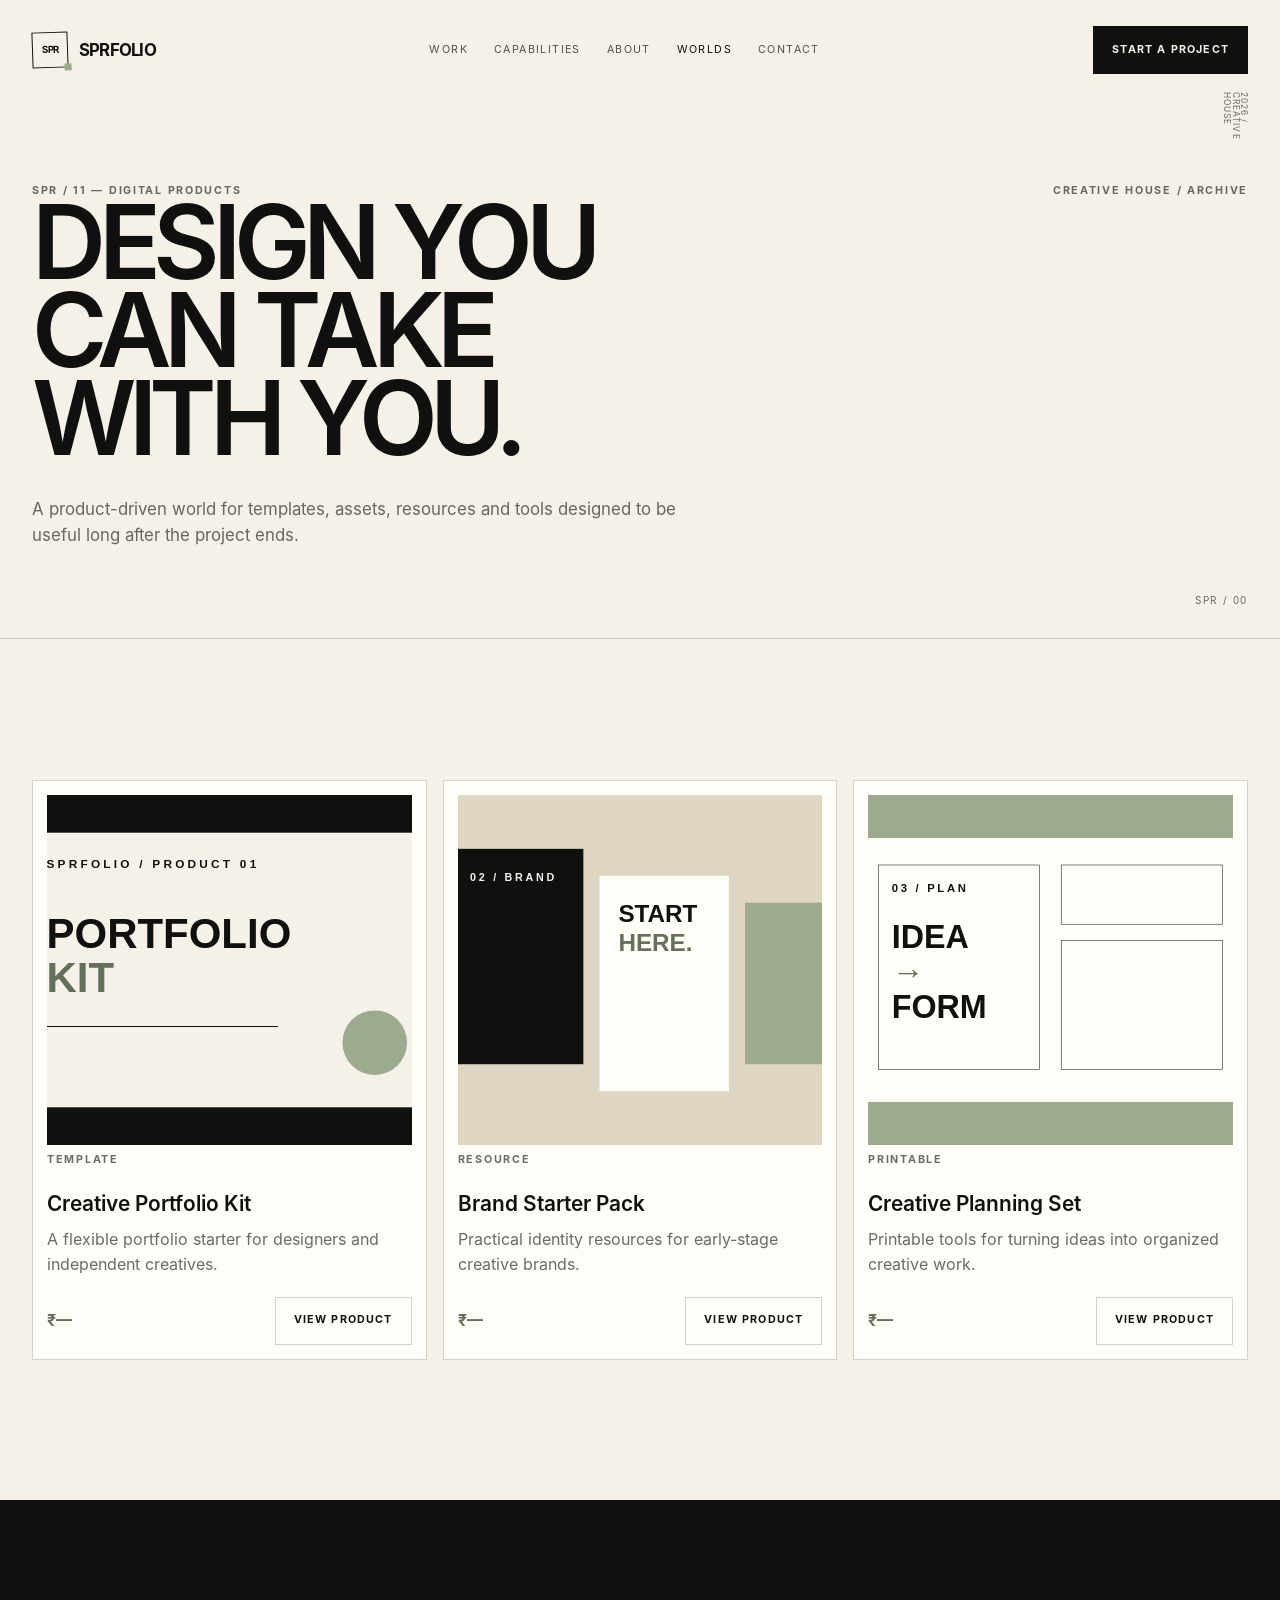
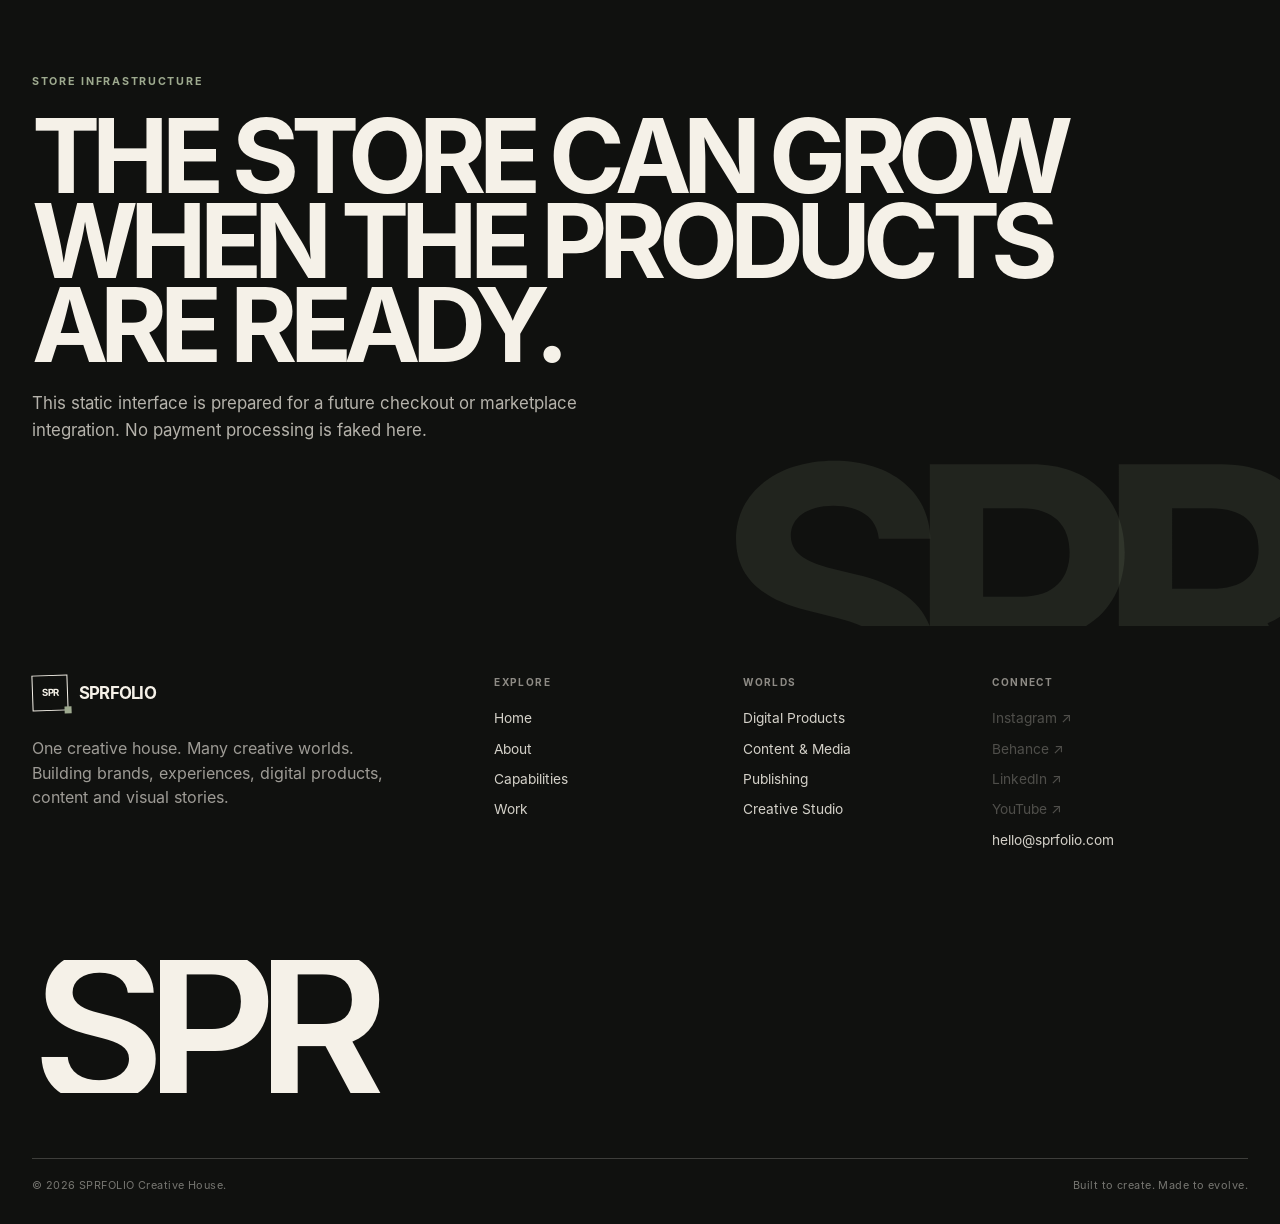
<file: digital-products.html>
<!doctype html><html lang="en"><head><meta charset="utf-8"><meta name="viewport" content="width=device-width,initial-scale=1"><meta name="color-scheme" content="light"><title>Digital Products — SPRFOLIO</title><meta name="description" content="Digital products, templates, resources and downloadable creative tools from SPRFOLIO."><meta property="og:title" content="Digital Products — SPRFOLIO"><meta property="og:description" content="Digital products, templates, resources and downloadable creative tools from SPRFOLIO."><meta property="og:type" content="website"><meta property="og:url" content="https://USERNAME.github.io/REPOSITORY/digital-products.html"><meta name="theme-color" content="#f5f1e8"><link rel="canonical" href="https://USERNAME.github.io/REPOSITORY/digital-products.html"><link rel="icon" href="favicon/favicon.svg"><link rel="stylesheet" href="css/style.css"><link rel="stylesheet" href="css/responsive.css"><link rel="stylesheet" href="css/animations.css"></head><body><header class="site-header"><div class="container"><nav class="nav-shell" aria-label="Primary navigation"><a class="brand" href="index.html" aria-label="SPRFOLIO home"><span class="brand-mark">SPR</span><span>SPRFOLIO</span></a><div class="nav-links"><a href="work.html">Work</a><a href="services.html">Capabilities</a><a href="about.html">About</a><a href="digital-products.html">Worlds</a><a href="contact.html">Contact</a></div><a class="nav-cta" href="contact.html">Start a project</a><button class="menu-toggle" type="button" aria-controls="mobile-navigation" aria-label="Open navigation" aria-expanded="false">☰</button></nav></div></header><div class="menu-overlay" id="mobile-navigation" aria-label="Mobile navigation" aria-hidden="true"><a href="work.html">Work ↗</a><a href="services.html">Capabilities ↗</a><a href="about.html">About ↗</a><a href="digital-products.html">Worlds ↗</a><a href="contact.html">Contact ↗</a><div class="menu-small"><span>SPRFOLIO CREATIVE HOUSE</span><span data-email></span></div></div>
<main><section class="page-hero"><div class="container"><span class="eyebrow"><span>SPR / 11 — Digital Products</span><span>CREATIVE HOUSE / ARCHIVE</span></span><h1 class="display reveal">DESIGN YOU<br>CAN TAKE<br>WITH YOU.</h1><p>A product-driven world for templates, assets, resources and tools designed to be useful long after the project ends.</p></div></section><section class="section"><div class="container"><div class="product-grid"><article class="product reveal"><div class="product-art"><img src="assets/work/product-kit.svg" alt="SPRFOLIO digital product visual 1"></div><span class="label">Template</span><h3>Creative Portfolio Kit</h3><p>A flexible portfolio starter for designers and independent creatives.</p><div class="product-bottom"><span class="price">₹—</span><a class="button secondary" href="contact.html">View product</a></div></article><article class="product reveal"><div class="product-art"><img src="assets/work/brand-pack.svg" alt="SPRFOLIO digital product visual 2"></div><span class="label">Resource</span><h3>Brand Starter Pack</h3><p>Practical identity resources for early-stage creative brands.</p><div class="product-bottom"><span class="price">₹—</span><a class="button secondary" href="contact.html">View product</a></div></article><article class="product reveal"><div class="product-art"><img src="assets/work/planning-set.svg" alt="SPRFOLIO digital product visual 3"></div><span class="label">Printable</span><h3>Creative Planning Set</h3><p>Printable tools for turning ideas into organized creative work.</p><div class="product-bottom"><span class="price">₹—</span><a class="button secondary" href="contact.html">View product</a></div></article></div></div></section><section class="statement"><div class="container"><span class="eyebrow">Store infrastructure</span><h2>THE STORE CAN GROW WHEN THE PRODUCTS ARE READY.</h2><p>This static interface is prepared for a future checkout or marketplace integration. No payment processing is faked here.</p></div></section></main><footer class="site-footer"><div class="container"><div class="footer-grid"><div class="footer-brand"><a class="brand" href="index.html"><span class="brand-mark">SPR</span><span>SPRFOLIO</span></a><p>One creative house. Many creative worlds. Building brands, experiences, digital products, content and visual stories.</p></div><div class="footer-col"><h4>Explore</h4><a href="index.html">Home</a><a href="about.html">About</a><a href="services.html">Capabilities</a><a href="work.html">Work</a></div><div class="footer-col"><h4>Worlds</h4><a href="digital-products.html">Digital Products</a><a href="content-media.html">Content & Media</a><a href="publishing.html">Publishing</a><a href="services.html">Creative Studio</a></div><div class="footer-col"><h4>Connect</h4><span class="social-pending" data-social="instagram" aria-disabled="true">Instagram ↗</span><span class="social-pending" data-social="behance" aria-disabled="true">Behance ↗</span><span class="social-pending" data-social="linkedin" aria-disabled="true">LinkedIn ↗</span><span class="social-pending" data-social="youtube" aria-disabled="true">YouTube ↗</span><a href="mailto:hello@sprfolio.com" data-email>hello@sprfolio.com</a></div></div><div class="footer-signature" aria-hidden="true">SPR</div><div class="footer-bottom"><span>© <span data-year></span> SPRFOLIO Creative House.</span><span>Built to create. Made to evolve.</span></div></div></footer>
<script src="js/main.js" defer></script><script src="js/navigation.js" defer></script></body></html>
</file>
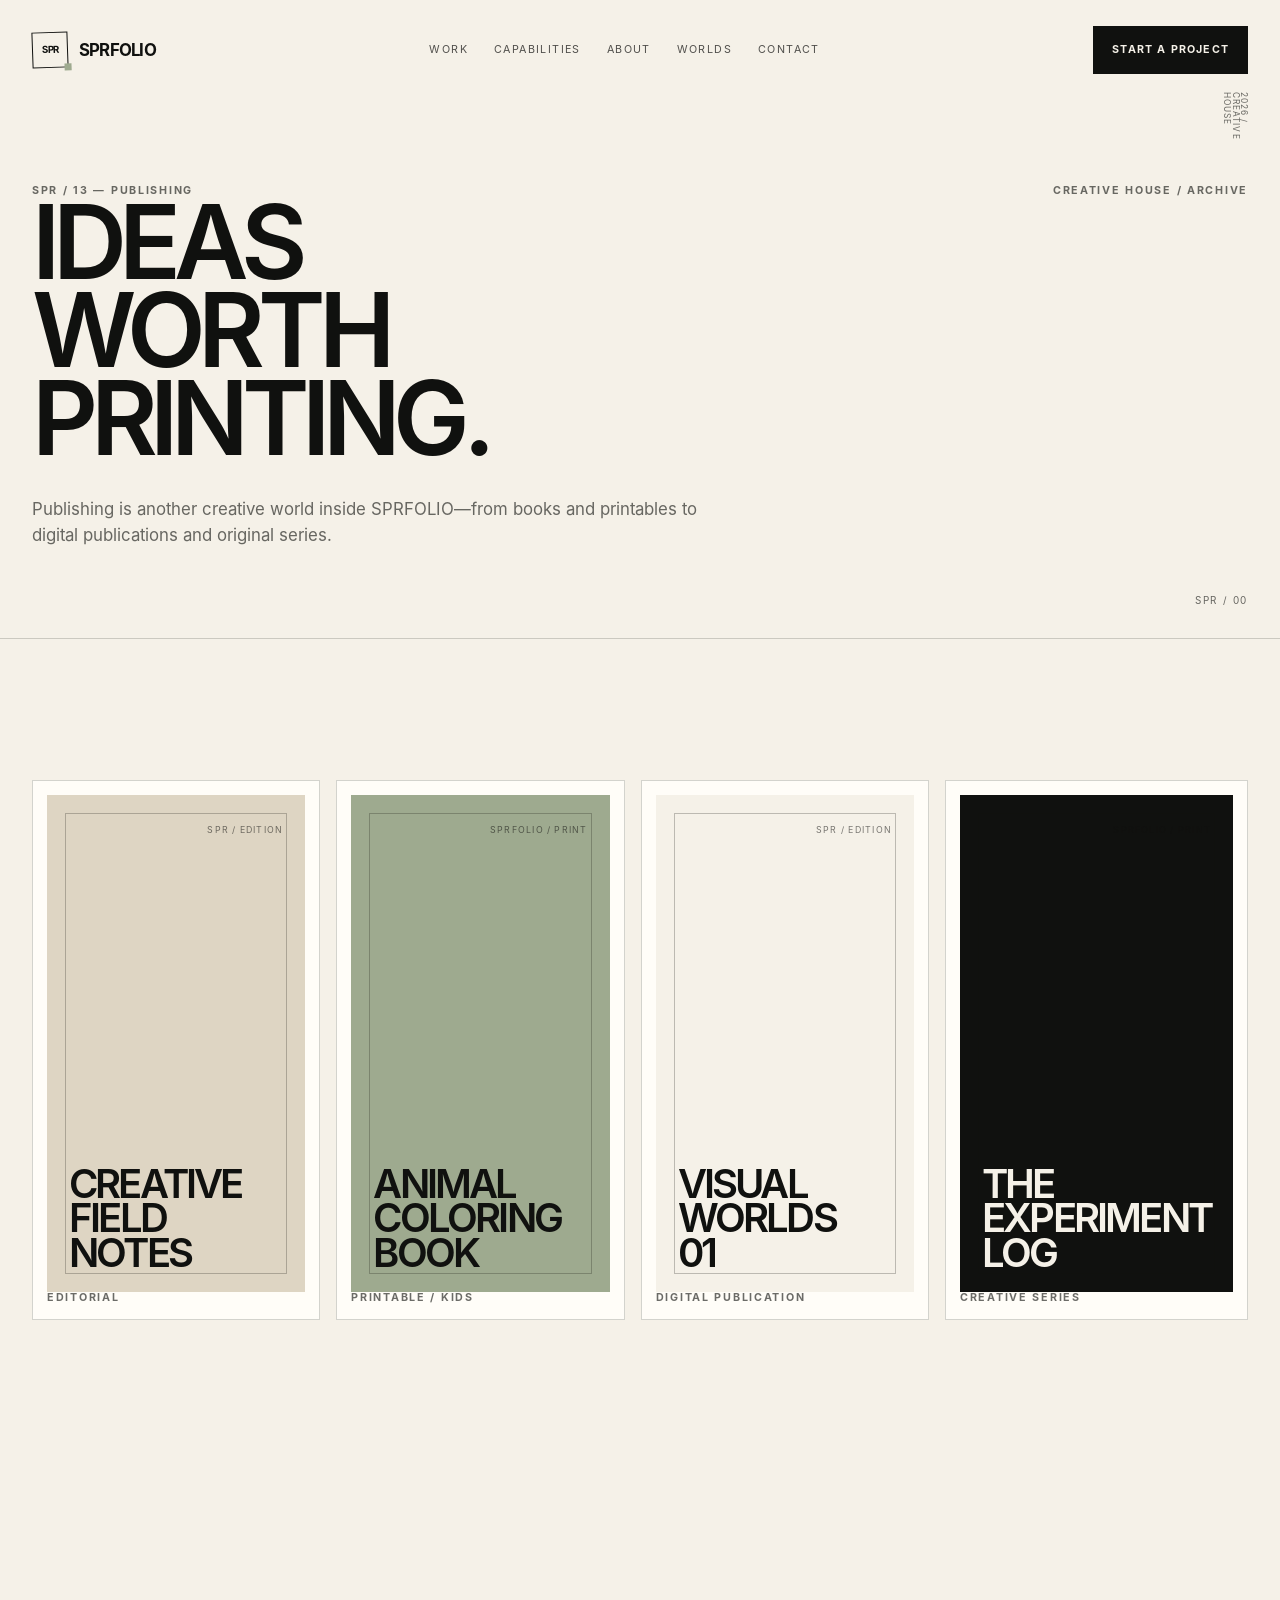
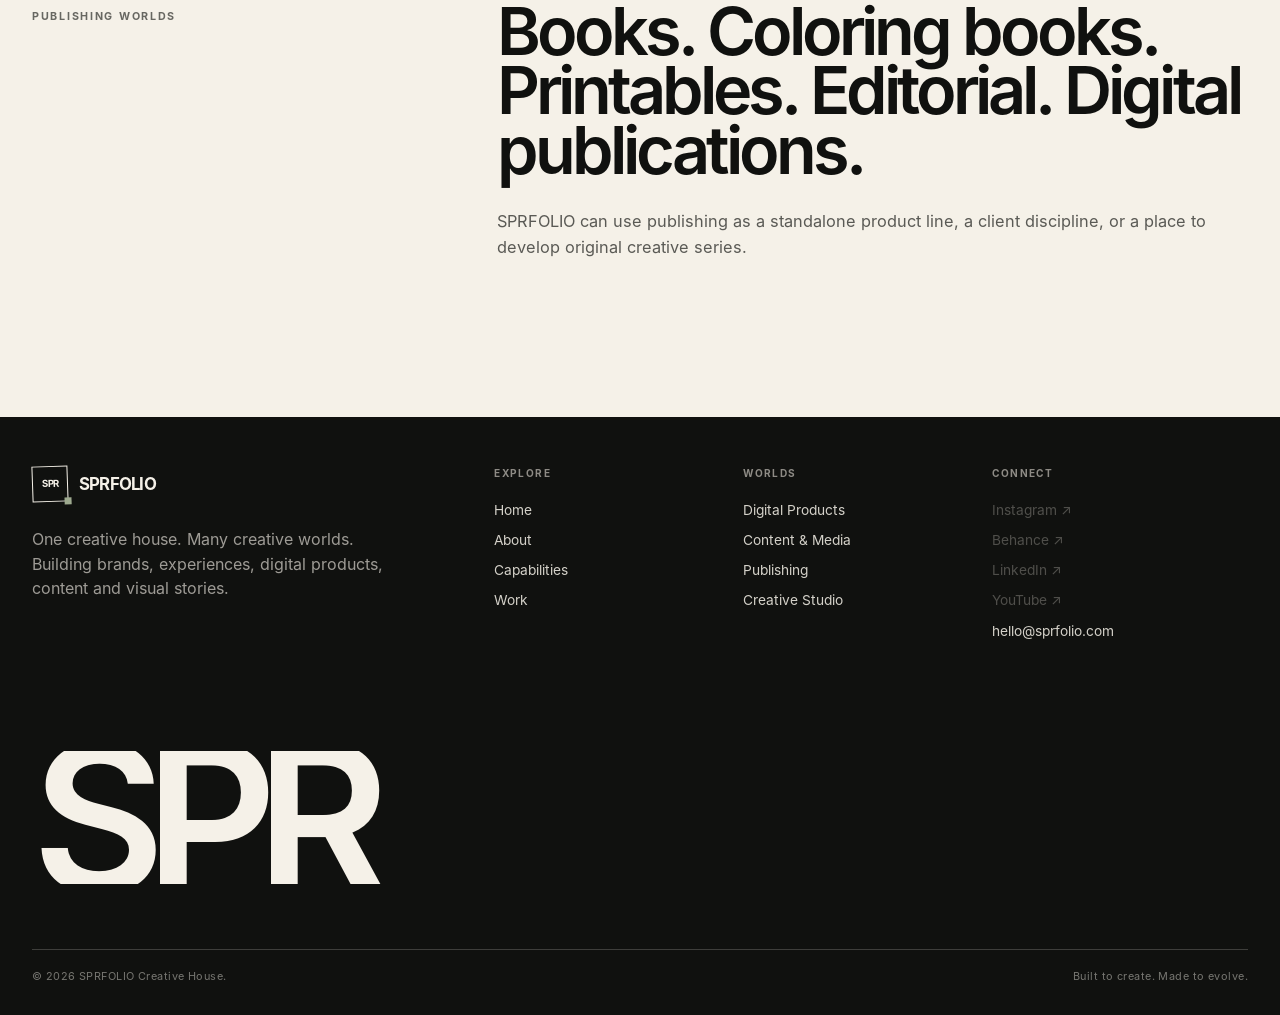
<file: publishing.html>
<!doctype html><html lang="en"><head><meta charset="utf-8"><meta name="viewport" content="width=device-width,initial-scale=1"><meta name="color-scheme" content="light"><title>Publishing — SPRFOLIO</title><meta name="description" content="Books, coloring books, printables, editorial projects and creative publications from SPRFOLIO."><meta property="og:title" content="Publishing — SPRFOLIO"><meta property="og:description" content="Books, coloring books, printables, editorial projects and creative publications from SPRFOLIO."><meta property="og:type" content="website"><meta property="og:url" content="https://USERNAME.github.io/REPOSITORY/publishing.html"><meta name="theme-color" content="#f5f1e8"><link rel="canonical" href="https://USERNAME.github.io/REPOSITORY/publishing.html"><link rel="icon" href="favicon/favicon.svg"><link rel="stylesheet" href="css/style.css"><link rel="stylesheet" href="css/responsive.css"><link rel="stylesheet" href="css/animations.css"></head><body><header class="site-header"><div class="container"><nav class="nav-shell" aria-label="Primary navigation"><a class="brand" href="index.html" aria-label="SPRFOLIO home"><span class="brand-mark">SPR</span><span>SPRFOLIO</span></a><div class="nav-links"><a href="work.html">Work</a><a href="services.html">Capabilities</a><a href="about.html">About</a><a href="digital-products.html">Worlds</a><a href="contact.html">Contact</a></div><a class="nav-cta" href="contact.html">Start a project</a><button class="menu-toggle" type="button" aria-controls="mobile-navigation" aria-label="Open navigation" aria-expanded="false">☰</button></nav></div></header><div class="menu-overlay" id="mobile-navigation" aria-label="Mobile navigation" aria-hidden="true"><a href="work.html">Work ↗</a><a href="services.html">Capabilities ↗</a><a href="about.html">About ↗</a><a href="digital-products.html">Worlds ↗</a><a href="contact.html">Contact ↗</a><div class="menu-small"><span>SPRFOLIO CREATIVE HOUSE</span><span data-email></span></div></div>
<main><section class="page-hero"><div class="container"><span class="eyebrow"><span>SPR / 13 — Publishing</span><span>CREATIVE HOUSE / ARCHIVE</span></span><h1 class="display reveal">IDEAS<br>WORTH<br>PRINTING.</h1><p>Publishing is another creative world inside SPRFOLIO—from books and printables to digital publications and original series.</p></div></section><section class="section"><div class="container"><div class="publication-grid"><article class="publication reveal"><div class="cover"><h3>CREATIVE<br>FIELD<br>NOTES</h3></div><span class="label">Editorial</span></article><article class="publication reveal"><div class="cover"><h3>ANIMAL<br>COLORING<br>BOOK</h3></div><span class="label">Printable / Kids</span></article><article class="publication reveal"><div class="cover"><h3>VISUAL<br>WORLDS<br>01</h3></div><span class="label">Digital Publication</span></article><article class="publication reveal"><div class="cover"><h3>THE<br>EXPERIMENT<br>LOG</h3></div><span class="label">Creative Series</span></article></div></div></section><section class="section"><div class="container split"><div><span class="eyebrow">Publishing worlds</span></div><div class="copy reveal"><h2>Books. Coloring books. Printables. Editorial. Digital publications.</h2><p>SPRFOLIO can use publishing as a standalone product line, a client discipline, or a place to develop original creative series.</p></div></div></section></main><footer class="site-footer"><div class="container"><div class="footer-grid"><div class="footer-brand"><a class="brand" href="index.html"><span class="brand-mark">SPR</span><span>SPRFOLIO</span></a><p>One creative house. Many creative worlds. Building brands, experiences, digital products, content and visual stories.</p></div><div class="footer-col"><h4>Explore</h4><a href="index.html">Home</a><a href="about.html">About</a><a href="services.html">Capabilities</a><a href="work.html">Work</a></div><div class="footer-col"><h4>Worlds</h4><a href="digital-products.html">Digital Products</a><a href="content-media.html">Content & Media</a><a href="publishing.html">Publishing</a><a href="services.html">Creative Studio</a></div><div class="footer-col"><h4>Connect</h4><span class="social-pending" data-social="instagram" aria-disabled="true">Instagram ↗</span><span class="social-pending" data-social="behance" aria-disabled="true">Behance ↗</span><span class="social-pending" data-social="linkedin" aria-disabled="true">LinkedIn ↗</span><span class="social-pending" data-social="youtube" aria-disabled="true">YouTube ↗</span><a href="mailto:hello@sprfolio.com" data-email>hello@sprfolio.com</a></div></div><div class="footer-signature" aria-hidden="true">SPR</div><div class="footer-bottom"><span>© <span data-year></span> SPRFOLIO Creative House.</span><span>Built to create. Made to evolve.</span></div></div></footer>
<script src="js/main.js" defer></script><script src="js/navigation.js" defer></script></body></html>
</file>
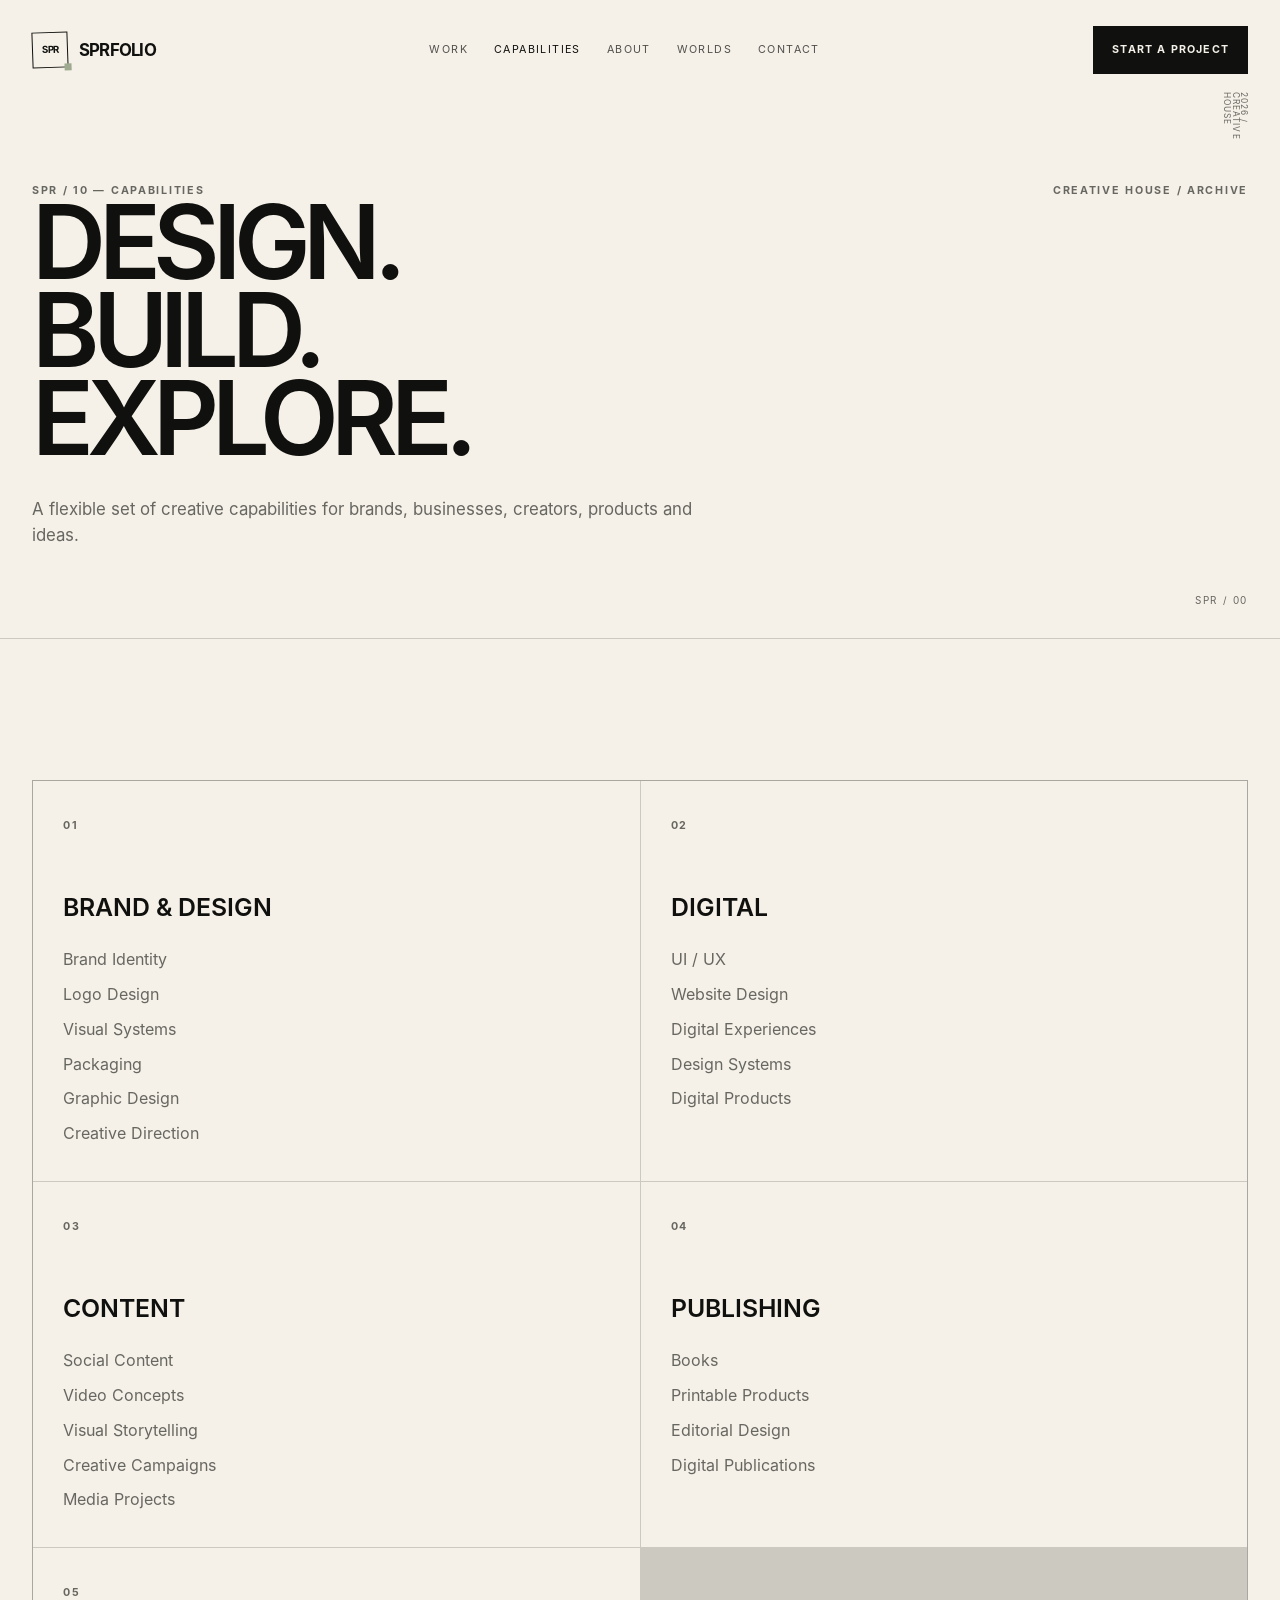
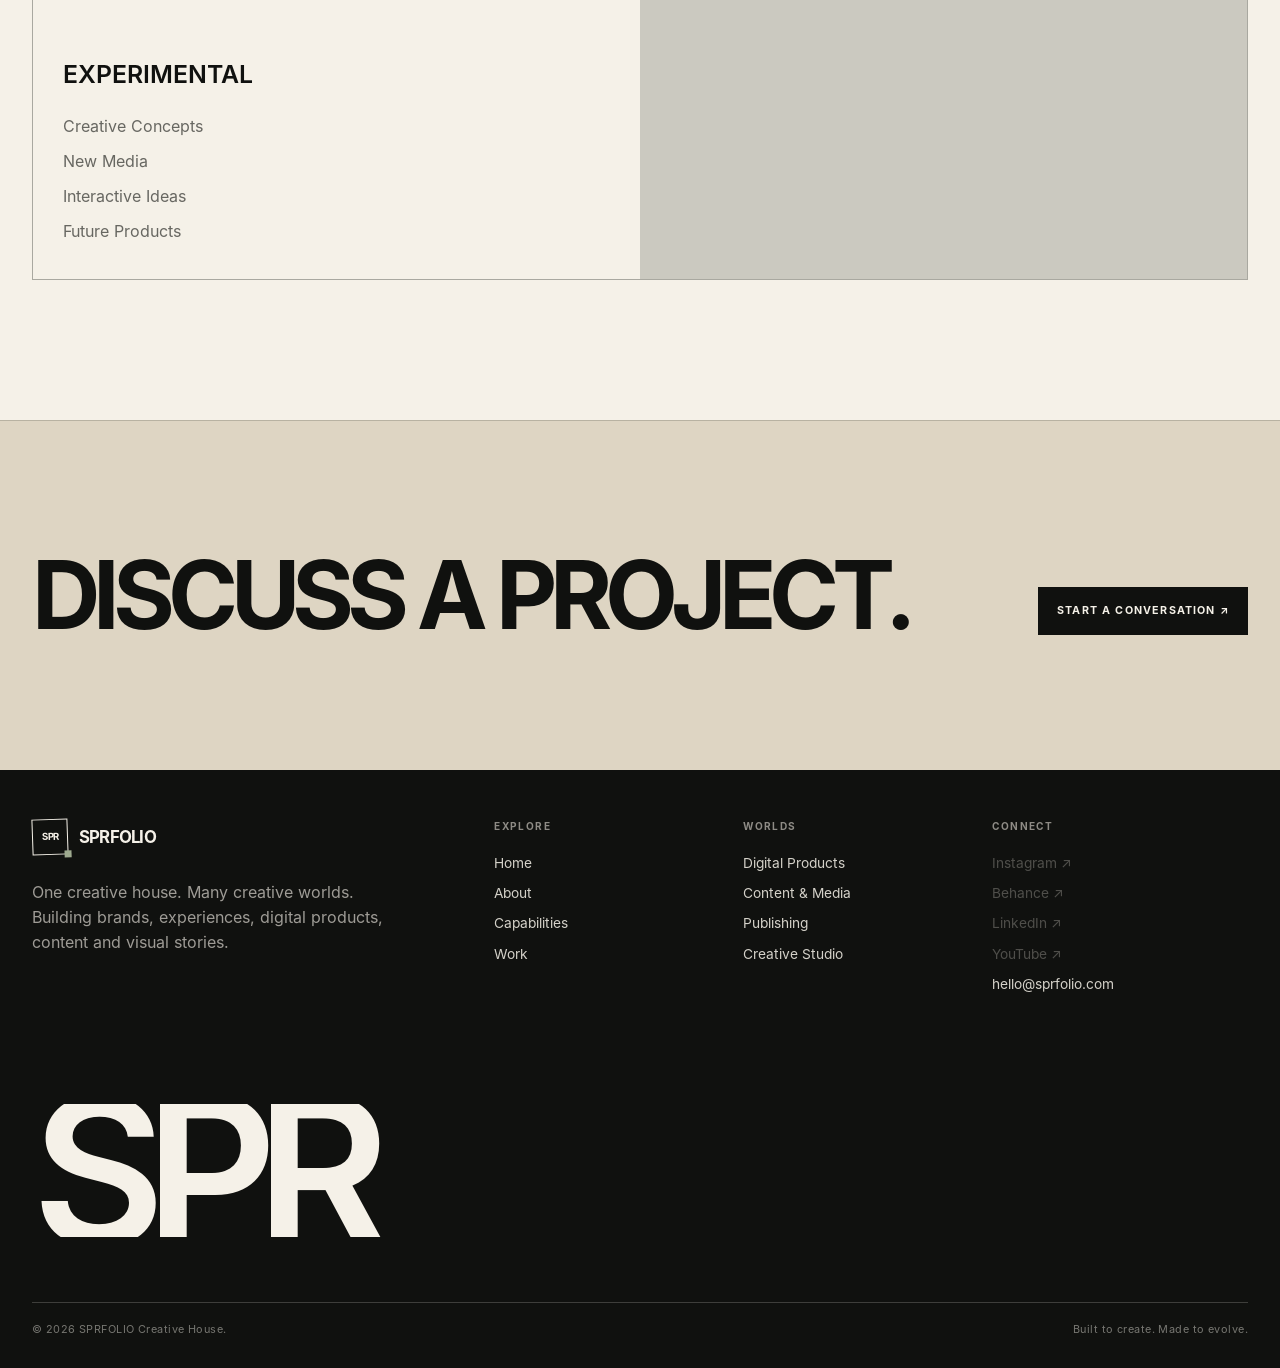
<file: services.html>
<!doctype html><html lang="en"><head><meta charset="utf-8"><meta name="viewport" content="width=device-width,initial-scale=1"><meta name="color-scheme" content="light"><title>Creative Capabilities — SPRFOLIO</title><meta name="description" content="Creative capabilities across brand, design, digital, content and publishing."><meta property="og:title" content="Creative Capabilities — SPRFOLIO"><meta property="og:description" content="Creative capabilities across brand, design, digital, content and publishing."><meta property="og:type" content="website"><meta property="og:url" content="https://USERNAME.github.io/REPOSITORY/services.html"><meta name="theme-color" content="#f5f1e8"><link rel="canonical" href="https://USERNAME.github.io/REPOSITORY/services.html"><link rel="icon" href="favicon/favicon.svg"><link rel="stylesheet" href="css/style.css"><link rel="stylesheet" href="css/responsive.css"><link rel="stylesheet" href="css/animations.css"></head><body><header class="site-header"><div class="container"><nav class="nav-shell" aria-label="Primary navigation"><a class="brand" href="index.html" aria-label="SPRFOLIO home"><span class="brand-mark">SPR</span><span>SPRFOLIO</span></a><div class="nav-links"><a href="work.html">Work</a><a href="services.html">Capabilities</a><a href="about.html">About</a><a href="digital-products.html">Worlds</a><a href="contact.html">Contact</a></div><a class="nav-cta" href="contact.html">Start a project</a><button class="menu-toggle" type="button" aria-controls="mobile-navigation" aria-label="Open navigation" aria-expanded="false">☰</button></nav></div></header><div class="menu-overlay" id="mobile-navigation" aria-label="Mobile navigation" aria-hidden="true"><a href="work.html">Work ↗</a><a href="services.html">Capabilities ↗</a><a href="about.html">About ↗</a><a href="digital-products.html">Worlds ↗</a><a href="contact.html">Contact ↗</a><div class="menu-small"><span>SPRFOLIO CREATIVE HOUSE</span><span data-email></span></div></div>
<main><section class="page-hero"><div class="container"><span class="eyebrow"><span>SPR / 10 — Capabilities</span><span>CREATIVE HOUSE / ARCHIVE</span></span><h1 class="display reveal">DESIGN.<br>BUILD.<br>EXPLORE.</h1><p>A flexible set of creative capabilities for brands, businesses, creators, products and ideas.</p></div></section><section class="section"><div class="container"><div class="cap-grid reveal"><article class="cap"><span class="eyebrow">01</span><h3>BRAND & DESIGN</h3><ul><li>Brand Identity</li><li>Logo Design</li><li>Visual Systems</li><li>Packaging</li><li>Graphic Design</li><li>Creative Direction</li></ul></article><article class="cap"><span class="eyebrow">02</span><h3>DIGITAL</h3><ul><li>UI / UX</li><li>Website Design</li><li>Digital Experiences</li><li>Design Systems</li><li>Digital Products</li></ul></article><article class="cap"><span class="eyebrow">03</span><h3>CONTENT</h3><ul><li>Social Content</li><li>Video Concepts</li><li>Visual Storytelling</li><li>Creative Campaigns</li><li>Media Projects</li></ul></article><article class="cap"><span class="eyebrow">04</span><h3>PUBLISHING</h3><ul><li>Books</li><li>Printable Products</li><li>Editorial Design</li><li>Digital Publications</li></ul></article><article class="cap"><span class="eyebrow">05</span><h3>EXPERIMENTAL</h3><ul><li>Creative Concepts</li><li>New Media</li><li>Interactive Ideas</li><li>Future Products</li></ul></article></div></div></section><section class="cta"><div class="container"><div class="cta-inner"><h2>DISCUSS A PROJECT.</h2><a class="button" href="contact.html">Start a conversation ↗</a></div></div></section></main><footer class="site-footer"><div class="container"><div class="footer-grid"><div class="footer-brand"><a class="brand" href="index.html"><span class="brand-mark">SPR</span><span>SPRFOLIO</span></a><p>One creative house. Many creative worlds. Building brands, experiences, digital products, content and visual stories.</p></div><div class="footer-col"><h4>Explore</h4><a href="index.html">Home</a><a href="about.html">About</a><a href="services.html">Capabilities</a><a href="work.html">Work</a></div><div class="footer-col"><h4>Worlds</h4><a href="digital-products.html">Digital Products</a><a href="content-media.html">Content & Media</a><a href="publishing.html">Publishing</a><a href="services.html">Creative Studio</a></div><div class="footer-col"><h4>Connect</h4><span class="social-pending" data-social="instagram" aria-disabled="true">Instagram ↗</span><span class="social-pending" data-social="behance" aria-disabled="true">Behance ↗</span><span class="social-pending" data-social="linkedin" aria-disabled="true">LinkedIn ↗</span><span class="social-pending" data-social="youtube" aria-disabled="true">YouTube ↗</span><a href="mailto:hello@sprfolio.com" data-email>hello@sprfolio.com</a></div></div><div class="footer-signature" aria-hidden="true">SPR</div><div class="footer-bottom"><span>© <span data-year></span> SPRFOLIO Creative House.</span><span>Built to create. Made to evolve.</span></div></div></footer>
<script src="js/main.js" defer></script><script src="js/navigation.js" defer></script></body></html>
</file>
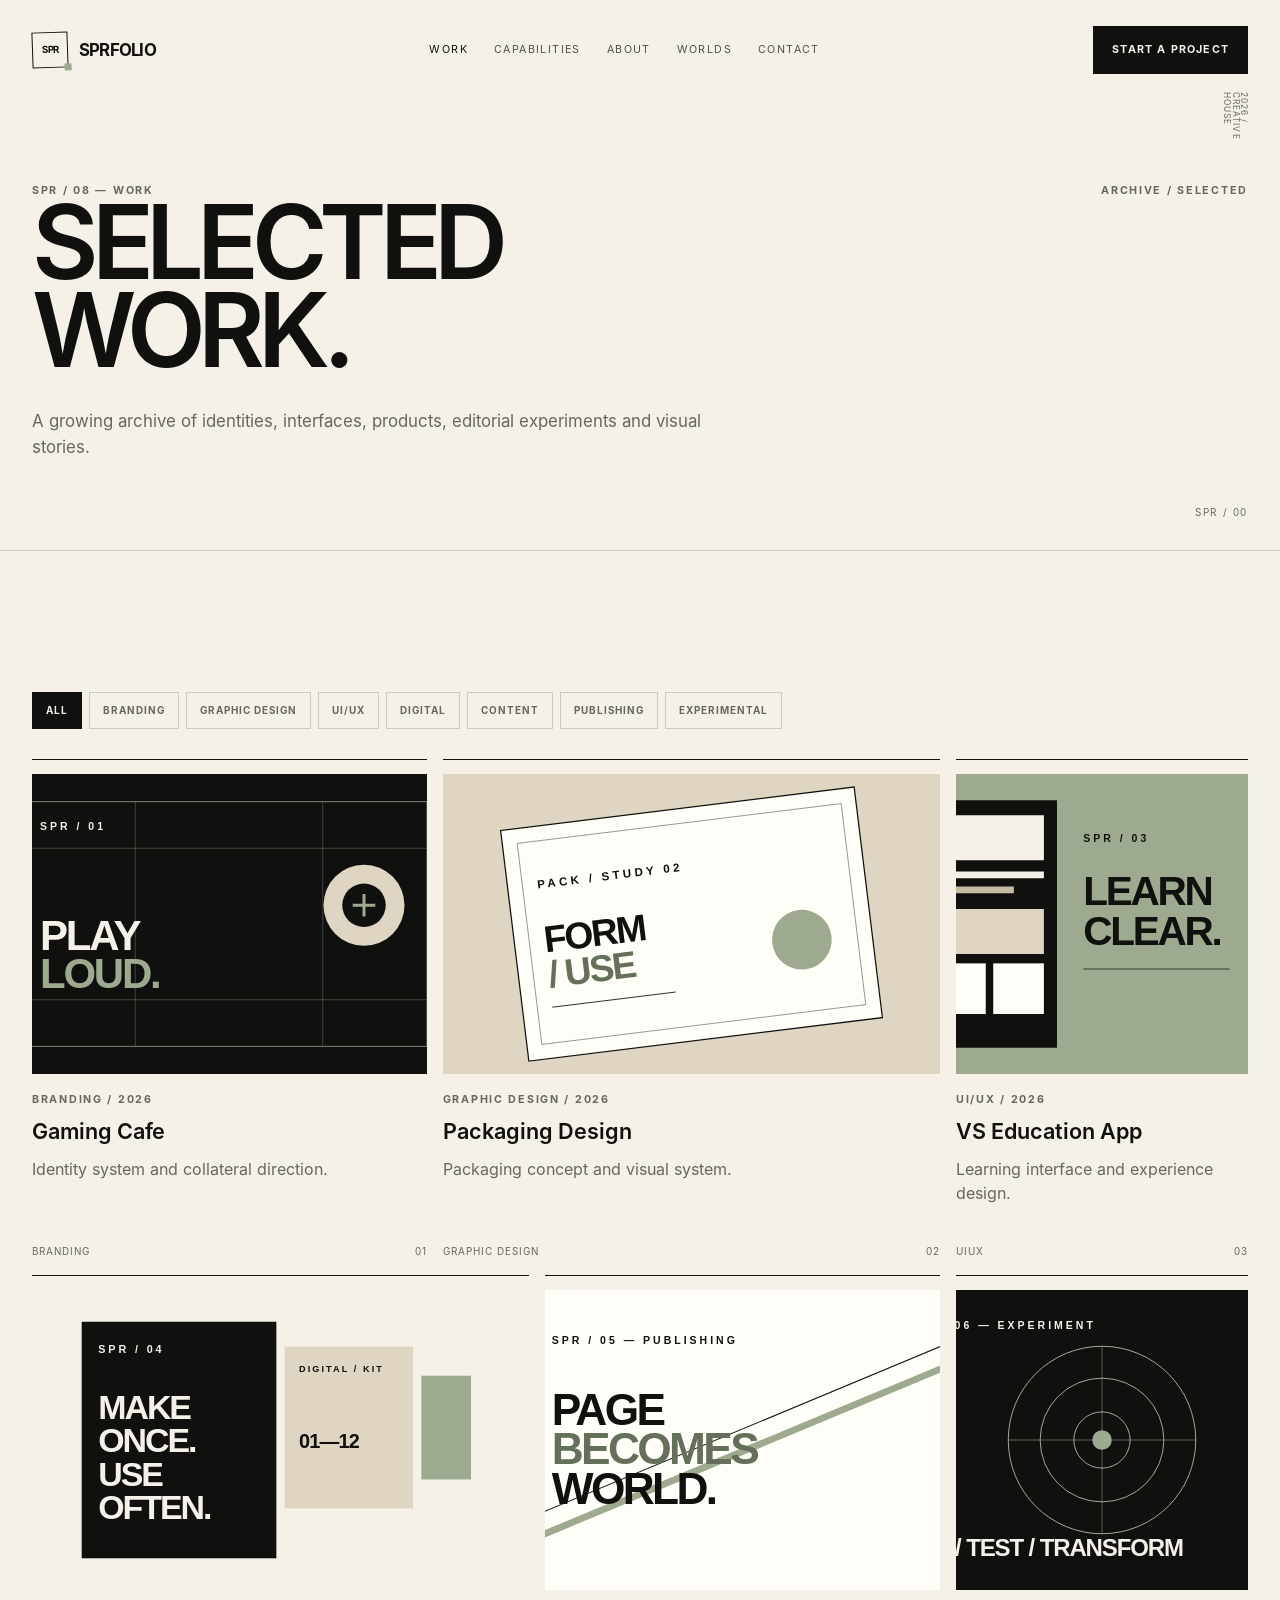
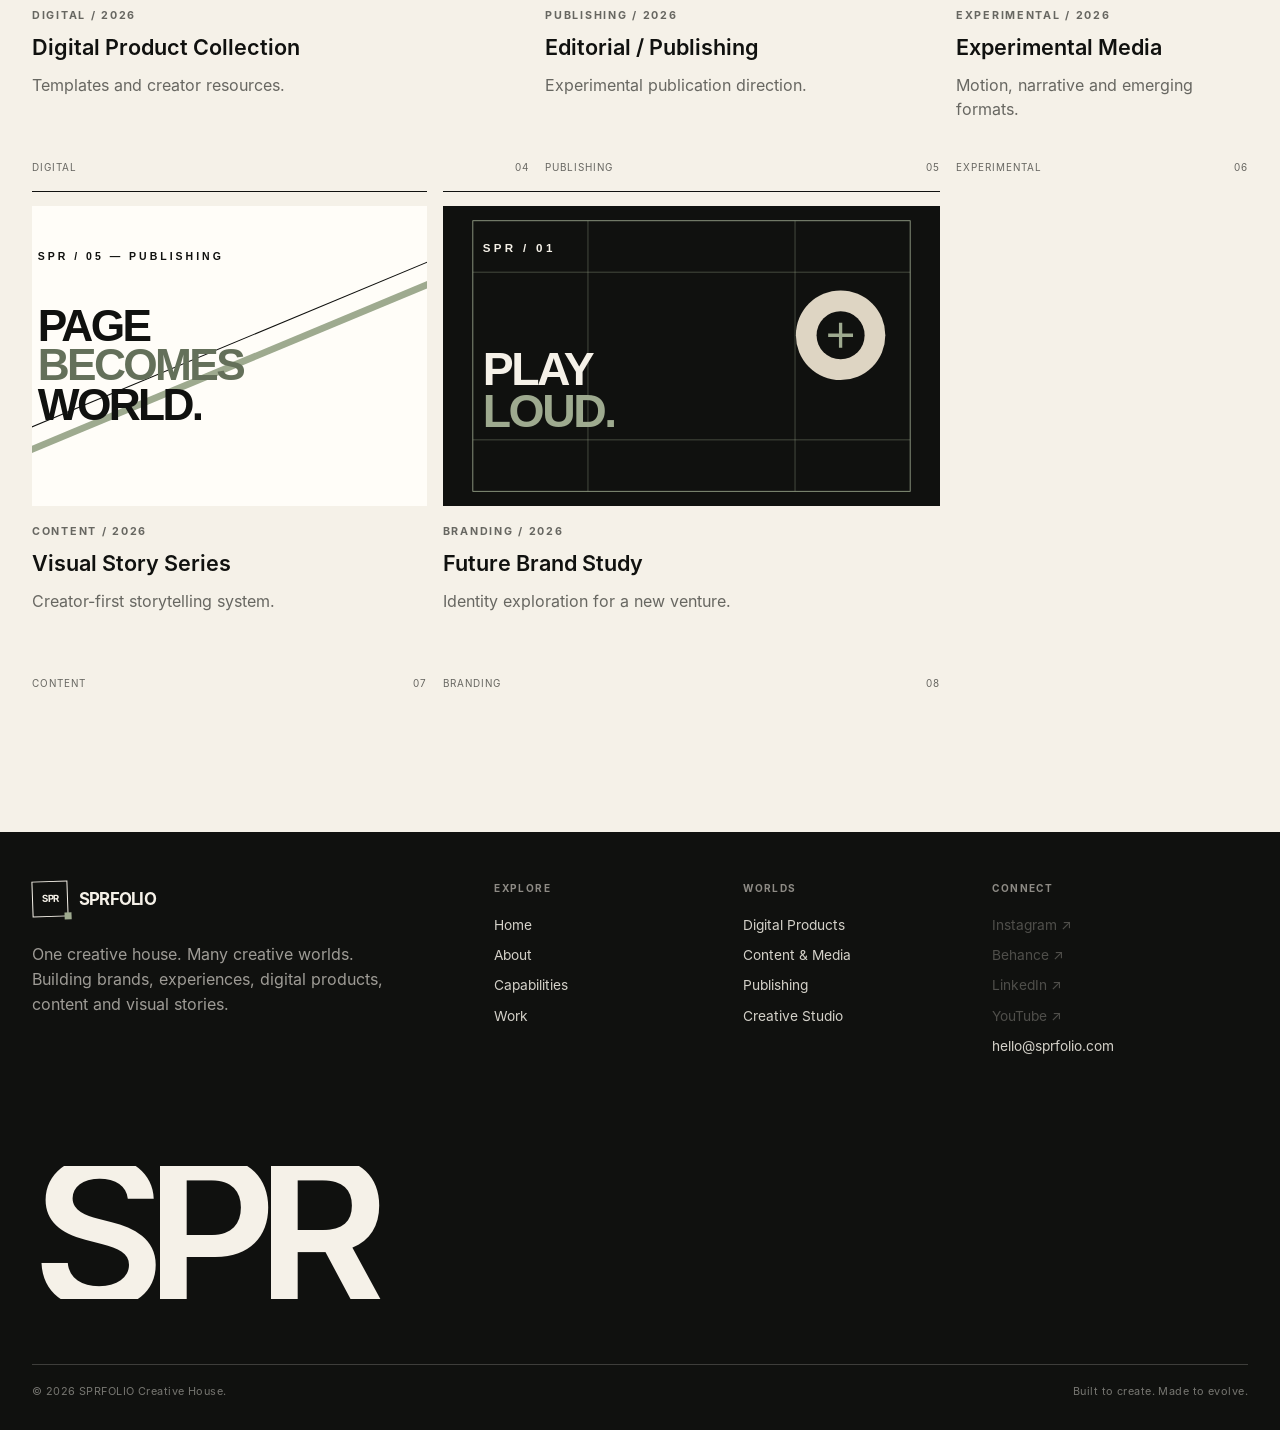
<file: work.html>
<!doctype html><html lang="en"><head><meta charset="utf-8"><meta name="viewport" content="width=device-width,initial-scale=1"><meta name="color-scheme" content="light"><title>Work — SPRFOLIO Creative House</title><meta name="description" content="Selected branding, design, UI/UX, digital, content, publishing and experimental work from SPRFOLIO."><meta property="og:title" content="Work — SPRFOLIO Creative House"><meta property="og:description" content="Selected branding, design, UI/UX, digital, content, publishing and experimental work from SPRFOLIO."><meta property="og:type" content="website"><meta property="og:url" content="https://USERNAME.github.io/REPOSITORY/work.html"><meta name="theme-color" content="#f5f1e8"><link rel="canonical" href="https://USERNAME.github.io/REPOSITORY/work.html"><link rel="icon" href="favicon/favicon.svg"><link rel="stylesheet" href="css/style.css"><link rel="stylesheet" href="css/responsive.css"><link rel="stylesheet" href="css/animations.css"></head><body><header class="site-header"><div class="container"><nav class="nav-shell" aria-label="Primary navigation"><a class="brand" href="index.html" aria-label="SPRFOLIO home"><span class="brand-mark">SPR</span><span>SPRFOLIO</span></a><div class="nav-links"><a href="work.html">Work</a><a href="services.html">Capabilities</a><a href="about.html">About</a><a href="digital-products.html">Worlds</a><a href="contact.html">Contact</a></div><a class="nav-cta" href="contact.html">Start a project</a><button class="menu-toggle" type="button" aria-controls="mobile-navigation" aria-label="Open navigation" aria-expanded="false">☰</button></nav></div></header><div class="menu-overlay" id="mobile-navigation" aria-label="Mobile navigation" aria-hidden="true"><a href="work.html">Work ↗</a><a href="services.html">Capabilities ↗</a><a href="about.html">About ↗</a><a href="digital-products.html">Worlds ↗</a><a href="contact.html">Contact ↗</a><div class="menu-small"><span>SPRFOLIO CREATIVE HOUSE</span><span data-email></span></div></div>
<main><section class="page-hero"><div class="container"><span class="eyebrow"><span>SPR / 08 — Work</span><span>ARCHIVE / SELECTED</span></span><h1 class="display reveal">SELECTED<br>WORK.</h1><p>A growing archive of identities, interfaces, products, editorial experiments and visual stories.</p></div></section><section class="section"><div class="container"><div class="filter-bar" role="group" aria-label="Portfolio filters"><button type="button" class="filter active" data-filter="all">All</button><button type="button" class="filter" data-filter="branding">Branding</button><button type="button" class="filter" data-filter="graphic-design">Graphic Design</button><button type="button" class="filter" data-filter="uiux">UI/UX</button><button type="button" class="filter" data-filter="digital">Digital</button><button type="button" class="filter" data-filter="content">Content</button><button type="button" class="filter" data-filter="publishing">Publishing</button><button type="button" class="filter" data-filter="experimental">Experimental</button></div><div class="portfolio-grid"><article class="portfolio-card reveal" data-category="branding"><div class="portfolio-art"><img src="assets/work/gaming-cafe.svg" alt="SPRFOLIO work visual 1"></div><span class="label">Branding / 2026</span><h3>Gaming Cafe</h3><p>Identity system and collateral direction.</p><div class="portfolio-meta"><span>branding</span><span>01</span></div></article><article class="portfolio-card reveal" data-category="graphic-design"><div class="portfolio-art"><img src="assets/work/packaging.svg" alt="SPRFOLIO work visual 2"></div><span class="label">Graphic Design / 2026</span><h3>Packaging Design</h3><p>Packaging concept and visual system.</p><div class="portfolio-meta"><span>graphic design</span><span>02</span></div></article><article class="portfolio-card reveal" data-category="uiux"><div class="portfolio-art"><img src="assets/work/vs-education.svg" alt="SPRFOLIO work visual 3"></div><span class="label">UI/UX / 2026</span><h3>VS Education App</h3><p>Learning interface and experience design.</p><div class="portfolio-meta"><span>uiux</span><span>03</span></div></article><article class="portfolio-card reveal" data-category="digital"><div class="portfolio-art"><img src="assets/work/digital-product.svg" alt="SPRFOLIO work visual 4"></div><span class="label">Digital / 2026</span><h3>Digital Product Collection</h3><p>Templates and creator resources.</p><div class="portfolio-meta"><span>digital</span><span>04</span></div></article><article class="portfolio-card reveal" data-category="publishing"><div class="portfolio-art"><img src="assets/work/publishing.svg" alt="SPRFOLIO work visual 5"></div><span class="label">Publishing / 2026</span><h3>Editorial / Publishing</h3><p>Experimental publication direction.</p><div class="portfolio-meta"><span>publishing</span><span>05</span></div></article><article class="portfolio-card reveal" data-category="experimental"><div class="portfolio-art"><img src="assets/work/experimental.svg" alt="SPRFOLIO work visual 6"></div><span class="label">Experimental / 2026</span><h3>Experimental Media</h3><p>Motion, narrative and emerging formats.</p><div class="portfolio-meta"><span>experimental</span><span>06</span></div></article><article class="portfolio-card reveal" data-category="content"><div class="portfolio-art"><img src="assets/work/publishing.svg" alt="SPRFOLIO work visual 7"></div><span class="label">Content / 2026</span><h3>Visual Story Series</h3><p>Creator-first storytelling system.</p><div class="portfolio-meta"><span>content</span><span>07</span></div></article><article class="portfolio-card reveal" data-category="branding"><div class="portfolio-art"><img src="assets/work/gaming-cafe.svg" alt="SPRFOLIO work visual 8"></div><span class="label">Branding / 2026</span><h3>Future Brand Study</h3><p>Identity exploration for a new venture.</p><div class="portfolio-meta"><span>branding</span><span>08</span></div></article></div></div></section></main><footer class="site-footer"><div class="container"><div class="footer-grid"><div class="footer-brand"><a class="brand" href="index.html"><span class="brand-mark">SPR</span><span>SPRFOLIO</span></a><p>One creative house. Many creative worlds. Building brands, experiences, digital products, content and visual stories.</p></div><div class="footer-col"><h4>Explore</h4><a href="index.html">Home</a><a href="about.html">About</a><a href="services.html">Capabilities</a><a href="work.html">Work</a></div><div class="footer-col"><h4>Worlds</h4><a href="digital-products.html">Digital Products</a><a href="content-media.html">Content & Media</a><a href="publishing.html">Publishing</a><a href="services.html">Creative Studio</a></div><div class="footer-col"><h4>Connect</h4><span class="social-pending" data-social="instagram" aria-disabled="true">Instagram ↗</span><span class="social-pending" data-social="behance" aria-disabled="true">Behance ↗</span><span class="social-pending" data-social="linkedin" aria-disabled="true">LinkedIn ↗</span><span class="social-pending" data-social="youtube" aria-disabled="true">YouTube ↗</span><a href="mailto:hello@sprfolio.com" data-email>hello@sprfolio.com</a></div></div><div class="footer-signature" aria-hidden="true">SPR</div><div class="footer-bottom"><span>© <span data-year></span> SPRFOLIO Creative House.</span><span>Built to create. Made to evolve.</span></div></div></footer>
<script src="js/portfolio.js" defer></script><script src="js/main.js" defer></script><script src="js/navigation.js" defer></script></body></html>
</file>
<file: css/style.css>
@font-face{font-family:'Inter';src:url('../assets/fonts/woff2/Inter-Regular.woff2') format('woff2');font-weight:400;font-style:normal;font-display:swap}
@font-face{font-family:'Inter';src:url('../assets/fonts/woff2/Inter-Medium.woff2') format('woff2');font-weight:500;font-style:normal;font-display:swap}
@font-face{font-family:'Inter';src:url('../assets/fonts/woff2/Inter-SemiBold.woff2') format('woff2');font-weight:600;font-style:normal;font-display:swap}
@font-face{font-family:'Inter';src:url('../assets/fonts/woff2/Inter-Bold.woff2') format('woff2');font-weight:700;font-style:normal;font-display:swap}
@font-face{font-family:'Inter';src:url('../assets/fonts/woff2/Inter-ExtraBold.woff2') format('woff2');font-weight:800;font-style:normal;font-display:swap}

:root{
  --ink:#10110f;
  --paper:#f5f1e8;
  --white:#fffdf8;
  --beige:#ded5c3;
  --beige-deep:#c8bba4;
  --sage:#9eaa8f;
  --sage-deep:#64705a;
  --muted:rgba(16,17,15,.62);
  --line:rgba(16,17,15,.18);
  --line-dark:rgba(245,241,232,.2);
  --max:1440px;
  --ease:cubic-bezier(.2,.75,.2,1);
  --radius:0;
  --font-primary:'Inter',sans-serif;
  --space-xs:.5rem;
  --space-sm:1rem;
  --space-md:1.5rem;
  --space-lg:2.5rem;
  --space-xl:5rem;
}

*{box-sizing:border-box}
html{scroll-behavior:smooth;background:var(--paper)}
body{margin:0;background:var(--paper);color:var(--ink);font-family:var(--font-primary);line-height:1.55;overflow-x:hidden}
::selection{background:var(--sage);color:var(--ink)}
a{color:inherit;text-decoration:none}
button,input,select,textarea,option{font:inherit}
button{cursor:pointer}
.container{width:min(calc(100% - 64px),var(--max));margin-inline:auto}
.eyebrow,.label{font-size:.67rem;line-height:1.2;letter-spacing:.16em;text-transform:uppercase;font-weight:700;color:var(--muted)}
.display{font-size:clamp(3.7rem,8.4vw,9.4rem);line-height:.86;letter-spacing:-.072em;margin:0;font-weight:600}
.headline{font-size:clamp(2.65rem,6.1vw,6.8rem);line-height:.92;letter-spacing:-.062em;margin:0;font-weight:600}
.section{padding:clamp(90px,11vw,170px) 0}
.rule{height:1px;background:var(--line)}
.accent{color:var(--sage-deep)}

/* Brand / navigation */
.site-header{position:fixed;z-index:40;top:0;left:0;right:0;padding:18px 0;pointer-events:none;transform:translateY(0);transition:transform .42s var(--ease),opacity .42s ease;will-change:transform}.site-header.is-hidden{transform:translateY(calc(-100% - 24px));opacity:0}
.nav-shell{pointer-events:auto;display:flex;align-items:center;justify-content:space-between;min-height:58px;padding:8px 0;border-bottom:1px solid transparent;transition:background .3s ease,border-color .3s ease,box-shadow .3s ease}.site-header.is-scrolled .nav-shell{padding:8px 12px;border-color:var(--line);background:rgba(245,241,232,.9);backdrop-filter:blur(16px);-webkit-backdrop-filter:blur(16px);box-shadow:0 10px 30px rgba(16,17,15,.05)}
.brand{display:flex;align-items:center;gap:11px;font-weight:700;letter-spacing:-.045em;font-size:1.05rem}
.brand-mark{width:36px;height:36px;display:grid;place-items:center;border:1px solid var(--ink);font-size:.61rem;letter-spacing:-.09em;font-weight:700;position:relative;transform:rotate(-2deg)}
.brand-mark::after{content:"";position:absolute;width:7px;height:7px;background:var(--sage);right:-4px;bottom:-4px}
.nav-links{display:flex;gap:26px;align-items:center}
.nav-links a{font-size:.67rem;letter-spacing:.13em;text-transform:uppercase;color:rgba(16,17,15,.72);transition:color .25s ease}
.nav-links a:hover,.nav-links a[aria-current=page]{color:var(--ink)}
.nav-cta,.button{display:inline-flex;align-items:center;justify-content:center;gap:12px;min-height:48px;padding:0 18px;border:1px solid var(--ink);background:var(--ink);color:var(--paper);font-size:.67rem;font-weight:700;letter-spacing:.11em;text-transform:uppercase;transition:transform .3s var(--ease),background .3s,color .3s,border-color .3s}
.nav-cta:hover,.button:hover{transform:translateY(-3px);background:var(--sage);border-color:var(--sage);color:var(--ink)}
.button.secondary{background:transparent;color:var(--ink);border-color:var(--line)}
.button.secondary:hover{background:var(--white);border-color:var(--ink)}
.menu-toggle{display:none;background:none;border:0;color:var(--ink);font-size:1.25rem;width:42px;height:42px}

/* Hero: SPRFOLIO index / creative ecosystem */
.hero{min-height:100svh;display:flex;align-items:flex-end;padding:165px 0 56px;position:relative;isolation:isolate;background:var(--paper);overflow:hidden}
.hero::before{content:"SPR / INDEX";position:absolute;left:32px;top:130px;font-size:.58rem;line-height:1;letter-spacing:.15em;color:var(--muted);writing-mode:vertical-rl;pointer-events:none}
.hero::after{content:"01 — 05";position:absolute;right:32px;bottom:58px;font-size:.58rem;line-height:1;letter-spacing:.15em;color:var(--muted);pointer-events:none}
.hero-copy{max-width:1250px;width:100%}
.hero-meta{display:flex;justify-content:space-between;gap:30px;margin-bottom:34px;padding-bottom:15px;border-bottom:1px solid var(--line)}
.hero-meta span:last-child{text-align:right}
.hero-title span{display:block}
.hero-title .offset{margin-left:8vw}
.hero-bottom{display:grid;grid-template-columns:1fr auto;align-items:end;gap:40px;margin-top:48px}
.hero-desc{max-width:570px;color:rgba(16,17,15,.68);font-size:1rem;line-height:1.6}
.hero-bottom .button+.button{margin-left:7px}
.hero-index{position:absolute;z-index:-1;right:-5vw;top:20%;width:min(49vw,720px);height:min(49vw,720px);opacity:.72;pointer-events:none}
.hero-index::before{content:"";position:absolute;inset:9%;border:1px solid var(--line);border-radius:50%}
.hero-index::after{content:"";position:absolute;inset:25%;border:1px solid var(--line);border-radius:50%}
.hero-node{position:absolute;left:50%;top:9%;width:12px;height:12px;background:var(--sage);border:1px solid var(--ink);transform:translateX(-50%)}
.hero-node::before,.hero-node::after{content:"";position:absolute;background:var(--ink)}
.hero-node::before{width:1px;height:230px;left:5px;top:11px;opacity:.18}
.hero-node::after{height:1px;width:230px;left:11px;top:5px;opacity:.18}
.hero-index-label{position:absolute;left:50%;top:50%;transform:translate(-50%,-50%);font-size:.64rem;letter-spacing:.15em;font-weight:700;white-space:nowrap}

/* Editorial section rhythm */
.kicker-row{display:flex;justify-content:space-between;gap:24px;margin-bottom:46px;padding-bottom:14px;border-bottom:1px solid var(--line)}
.section-heading{max-width:1120px}
.section-heading p{max-width:610px;color:var(--muted);font-size:1.02rem;margin:34px 0}

/* Creative worlds = connected index, not cards */
.world-grid{display:grid;grid-template-columns:repeat(12,1fr);border-top:1px solid var(--line);border-left:1px solid var(--line);position:relative}
.world{min-height:360px;padding:24px;grid-column:span 4;border-right:1px solid var(--line);border-bottom:1px solid var(--line);position:relative;overflow:hidden;transition:background .35s ease,color .35s ease,transform .35s var(--ease)}
.world:nth-child(4){grid-column:span 6;min-height:290px;background:var(--beige)}
.world:nth-child(5){grid-column:span 6;min-height:290px;background:var(--sage)}
.world:hover{background:var(--ink);color:var(--paper);transform:translateY(-4px);z-index:2}
.world-number{font-size:.68rem;letter-spacing:.15em;color:var(--muted);font-weight:700}
.world:hover .world-number{color:var(--sage)}
.world h3{font-size:clamp(1.7rem,2.7vw,2.7rem);line-height:.95;letter-spacing:-.055em;margin:90px 0 12px;font-weight:600}
.world p{color:var(--muted);font-size:.86rem;margin:0;max-width:290px}
.world:hover p{color:rgba(245,241,232,.72)}
.world-link{position:absolute;right:22px;bottom:20px;font-size:1.1rem}
.world::after{content:attr(data-index);position:absolute;right:12px;bottom:-.22em;font-size:clamp(7rem,13vw,12rem);line-height:1;color:rgba(16,17,15,.055);font-weight:700;letter-spacing:-.12em;pointer-events:none}.world:hover::after{color:rgba(245,241,232,.08)}

/* Work: authored project covers */
.work-grid{display:grid;grid-template-columns:repeat(12,1fr);gap:22px}
.project{grid-column:span 6;min-height:570px;background:var(--ink);color:var(--paper);border:0;position:relative;overflow:hidden;display:flex;flex-direction:column;justify-content:space-between;padding:18px;transition:transform .45s var(--ease),box-shadow .45s var(--ease)}
.project:nth-child(3){grid-column:span 7}.project:nth-child(4){grid-column:span 5}.project:nth-child(5){grid-column:span 5}.project:nth-child(6){grid-column:span 7}
.project:hover{transform:translateY(-5px);box-shadow:14px 14px 0 var(--sage)}
.project-visual{position:absolute;inset:0;overflow:hidden;background:var(--ink)}
.project-visual img{width:100%;height:100%;display:block;object-fit:cover;transition:transform .7s var(--ease);filter:saturate(.92)}
.project:hover .project-visual img{transform:scale(1.025)}
.project-visual::after{content:"";position:absolute;inset:0;background:linear-gradient(180deg,rgba(16,17,15,.2),transparent 35%,rgba(16,17,15,.72));pointer-events:none}
.project-content,.project-top{position:relative;z-index:2}.project-top{display:flex;justify-content:space-between}.project-content{margin-top:auto;padding-right:70px}.project h3{font-size:clamp(2rem,3.4vw,3.7rem);line-height:.9;letter-spacing:-.065em;margin:8px 0;font-weight:600}.project p{max-width:430px;color:rgba(245,241,232,.82);margin:0}.project .label{color:var(--paper)}
.project::after{content:"OPEN CASE / ↗";position:absolute;right:20px;bottom:20px;z-index:3;font-size:.61rem;letter-spacing:.14em;color:var(--paper);padding:8px 9px;border:1px solid rgba(245,241,232,.45);opacity:0;transform:translateY(8px);transition:.3s ease}.project:hover::after{opacity:1;transform:none}

/* Signature statement */
.statement{background:var(--ink);color:var(--paper);padding:clamp(100px,13vw,190px) 0;position:relative;overflow:hidden}
.statement::after{content:"SPR";position:absolute;right:-.02em;bottom:-.24em;font-size:clamp(12rem,28vw,34rem);line-height:.65;color:rgba(158,170,143,.12);font-weight:700;letter-spacing:-.12em;pointer-events:none}
.statement .eyebrow{color:var(--sage)}
.statement h2{max-width:1150px;font-size:clamp(3.4rem,8vw,9.4rem);line-height:.83;letter-spacing:-.075em;margin:22px 0;position:relative;z-index:1}
.statement p{max-width:570px;font-size:1.05rem;color:rgba(245,241,232,.72);position:relative;z-index:1}

/* Process: editorial sequence, not service cards */
.process{display:grid;grid-template-columns:repeat(5,1fr);border-top:2px solid var(--ink)}
.process-step{padding:22px 18px 28px 0;min-height:205px;border-bottom:1px solid var(--line);position:relative;overflow:hidden}.process-step:not(:last-child){margin-right:18px;border-right:1px solid var(--line)}
.process-step strong{display:block;font-size:3.8rem;line-height:.8;color:var(--beige-deep);letter-spacing:-.08em;font-weight:600}.process-step h3{font-size:1.05rem;margin:72px 0 0;font-weight:700;letter-spacing:.08em}.process-step p{color:var(--muted);font-size:.78rem;max-width:180px;margin:10px 0 0}.process-step::after{content:"↗";position:absolute;right:18px;top:25px;color:var(--muted)}.process-step:hover{background:transparent}.process-step:hover strong{color:var(--sage-deep)}

/* Principles */
.principles{display:grid;grid-template-columns:1fr 2fr;gap:80px}
.principle-list{border-top:1px solid var(--line)}
.principle{display:flex;align-items:center;justify-content:space-between;padding:24px 0;border-bottom:1px solid var(--line);font-size:clamp(1.9rem,4vw,4.8rem);letter-spacing:-.065em;font-weight:500;transition:padding .3s ease,color .3s ease}
.principle:hover{padding-left:16px;color:var(--sage-deep)}
.principle span{font-size:.65rem;color:var(--muted);letter-spacing:.1em}

/* CTA / footer signature */
.cta{padding:135px 0;border-top:1px solid var(--line);background:var(--beige)}
.cta-inner{display:flex;justify-content:space-between;align-items:flex-end;gap:40px}
.cta h2{font-size:clamp(3.1rem,7.4vw,8rem);line-height:.83;letter-spacing:-.075em;margin:0;max-width:1000px}
.cta p{max-width:430px;color:rgba(16,17,15,.68)}
.site-footer{background:var(--ink);color:var(--paper);padding:48px 0 30px;border-top:1px solid var(--ink)}
.site-footer .brand-mark{border-color:var(--paper)}
.site-footer .brand-mark::after{background:var(--sage)}
.footer-grid{display:grid;grid-template-columns:2fr 1fr 1fr 1.2fr;gap:36px}
.footer-brand p{color:rgba(245,241,232,.62);max-width:380px;margin-top:25px}
.footer-signature{margin-top:100px;font-size:clamp(5rem,16vw,15rem);line-height:.65;letter-spacing:-.1em;font-weight:600;color:var(--paper);overflow:hidden}
.footer-col h4{font-size:.63rem;letter-spacing:.14em;text-transform:uppercase;color:rgba(245,241,232,.55);margin:0 0 18px}
.footer-col a{display:block;margin:9px 0;color:rgba(245,241,232,.86);font-size:.86rem;transition:color .25s ease,transform .25s ease}
.footer-col a:hover{color:var(--sage);transform:translateX(4px)}
.footer-bottom{margin-top:65px;padding-top:18px;border-top:1px solid var(--line-dark);display:flex;justify-content:space-between;color:rgba(245,241,232,.45);font-size:.68rem;letter-spacing:.04em}

/* Interior pages */
.page-hero{padding:185px 0 90px;border-bottom:1px solid var(--line);position:relative}
.page-hero::after{content:"SPR / 00";position:absolute;right:32px;bottom:30px;font-size:.62rem;letter-spacing:.16em;color:var(--muted)}
.page-hero .display{max-width:1200px;font-size:clamp(3.7rem,8vw,9.1rem)}
.page-hero p{max-width:680px;color:var(--muted);font-size:1.05rem;margin:34px 0 0}
.split{display:grid;grid-template-columns:1fr 2fr;gap:90px}
.copy{max-width:780px}.copy h2{font-size:clamp(2.4rem,5.2vw,5.6rem);line-height:.9;letter-spacing:-.06em;margin:0 0 28px;font-weight:600}.copy p{color:rgba(16,17,15,.68);font-size:1.02rem}
.cap-grid{display:grid;grid-template-columns:repeat(2,1fr);gap:1px;background:var(--line);border:1px solid var(--line)}
.cap{background:var(--paper);padding:30px;min-height:280px;transition:background .3s ease}.cap:hover{background:var(--white)}
.cap h3{font-size:1.55rem;margin:52px 0 16px;font-weight:600}.cap ul{padding:0;margin:0;list-style:none;color:var(--muted)}.cap li{padding:5px 0}
.timeline{border-top:1px solid var(--line)}
.timeline-row{display:grid;grid-template-columns:140px 1fr 2fr;gap:30px;padding:30px 0;border-bottom:1px solid var(--line)}.timeline-row p{color:var(--muted);margin:0}
.universe{display:grid;grid-template-columns:repeat(4,1fr);gap:0;border-top:1px solid var(--line);border-left:1px solid var(--line)}
.universe span{border-right:1px solid var(--line);border-bottom:1px solid var(--line);padding:24px;min-height:110px;display:flex;align-items:flex-end;font-size:1.05rem;transition:.3s}.universe span:hover{background:var(--sage);color:var(--ink)}

/* Portfolio */
.filter-bar{display:flex;flex-wrap:wrap;gap:7px;margin-bottom:30px}
.filter{border:1px solid var(--line);background:transparent;color:var(--muted);padding:10px 13px;font-size:.62rem;letter-spacing:.1em;text-transform:uppercase;font-weight:700;transition:.25s}
.filter.active,.filter:hover{background:var(--ink);border-color:var(--ink);color:var(--paper)}
.portfolio-grid{display:grid;grid-template-columns:repeat(12,1fr);gap:16px}
.portfolio-card{grid-column:span 4;border:0;border-top:1px solid var(--ink);background:transparent;min-height:500px;padding:14px 0 0;display:flex;flex-direction:column;transition:transform .35s var(--ease)}
.field input:focus-visible,.field select:focus-visible,.field textarea:focus-visible{outline:2px solid var(--sage-deep);outline-offset:5px}.footer-col .social-pending,.contact-details .social-pending{display:block;margin:9px 0;color:rgba(245,241,232,.5);font-size:.86rem}.contact-details .social-pending{color:var(--ink);font-size:1.2rem;margin:8px 0}.social-pending{opacity:.55;cursor:default}.social-pending:hover{opacity:.45}.brand[aria-current="page"]{text-decoration:none}.filter:focus-visible,.button:focus-visible,.menu-toggle:focus-visible,.nav-links a:focus-visible,.nav-cta:focus-visible,.brand:focus-visible,.menu-overlay a:focus-visible,.footer-col a:focus-visible,.contact-details a:focus-visible{outline:2px solid var(--sage-deep);outline-offset:4px}.portfolio-card.hidden{display:none!important}.portfolio-card:nth-child(2n){grid-column:span 5}.portfolio-card:nth-child(3n){grid-column:span 3}.portfolio-card.hidden{display:none}.portfolio-card:hover{transform:translateY(-4px)}
.portfolio-art{height:300px;margin-bottom:20px;background:var(--ink);position:relative;overflow:hidden}.portfolio-art img{width:100%;height:100%;display:block;object-fit:cover;transition:transform .65s var(--ease)}.portfolio-card:hover .portfolio-art img{transform:scale(1.02)}
.portfolio-card h3{font-size:1.35rem;margin:8px 0;font-weight:600}.portfolio-card p{color:var(--muted);margin:0}.portfolio-meta{display:flex;justify-content:space-between;margin-top:auto;padding-top:20px}.portfolio-meta span{font-size:.62rem;letter-spacing:.1em;text-transform:uppercase;color:var(--muted)}

/* Products / media / publishing */
.product-grid,.media-grid{display:grid;grid-template-columns:repeat(3,1fr);gap:16px}.product,.media-card{border:1px solid var(--line);background:var(--white);padding:14px}.product-art,.media-art{height:350px;background:var(--ink);display:grid;place-items:center;position:relative;overflow:hidden}.product-art::before{content:"SPRFOLIO";font-size:clamp(2.2rem,5vw,5.5rem);font-weight:700;letter-spacing:-.09em;transform:rotate(-8deg);color:var(--paper)}.product-art::after{content:"DIGITAL / 01";position:absolute;left:16px;top:16px;font-size:.58rem;letter-spacing:.14em;color:var(--paper)}
.product h3,.media-card h3{font-size:1.3rem;margin:18px 0 7px;font-weight:600}.product p,.media-card p{color:var(--muted);margin:0}.product-bottom{display:flex;justify-content:space-between;align-items:center;margin-top:20px}.price{color:var(--sage-deep);font-weight:700}.media-art{height:300px;background:var(--sage)}.media-art::after{content:"PLAY ↗";border:1px solid var(--ink);padding:12px;position:absolute;font-size:.62rem;letter-spacing:.12em}.media-card:nth-child(2) .media-art{background:var(--beige)}.media-card:nth-child(3) .media-art{background:var(--paper)}.media-card:nth-child(4) .media-art{background:var(--ink);color:var(--paper)}.media-card:nth-child(5) .media-art{background:var(--sage)}.media-card:nth-child(6) .media-art{background:var(--beige)}
.publication-grid{display:grid;grid-template-columns:repeat(4,1fr);gap:16px}.publication{min-height:540px;border:1px solid var(--line);padding:14px;background:var(--white);display:flex;flex-direction:column;justify-content:space-between}.cover{flex:1;display:flex;align-items:flex-end;padding:22px;background:var(--beige);color:var(--ink);min-height:440px;position:relative;overflow:hidden}.cover::before{content:"SPRFOLIO / EDITION";position:absolute;top:20px;left:20px;font-size:.58rem;letter-spacing:.14em}.cover h3{font-size:2.5rem;line-height:.86;letter-spacing:-.07em;margin:0;font-weight:600}.publication:nth-child(2) .cover{background:var(--sage)}.publication:nth-child(3) .cover{background:var(--paper)}.publication:nth-child(4) .cover{background:var(--ink);color:var(--paper)}

/* Contact */
.contact-layout{display:grid;grid-template-columns:1fr 1.3fr;gap:90px}.contact-note{color:var(--muted);max-width:470px;font-size:1.02rem}.form{border-top:1px solid var(--line)}.field{padding:21px 0;border-bottom:1px solid var(--line)}.field label{display:block;font-size:.63rem;letter-spacing:.12em;text-transform:uppercase;color:var(--muted);margin-bottom:10px;font-weight:700}.field input,.field select,.field textarea{width:100%;background:transparent;border:0;color:var(--ink);outline:0;font-size:1rem}.field select{appearance:none}.field textarea{min-height:150px;resize:vertical}.field input::placeholder,.field textarea::placeholder{color:rgba(16,17,15,.42)}.form-actions{display:flex;justify-content:space-between;align-items:center;gap:20px;padding-top:24px}.form-status{color:var(--sage-deep);font-size:.82rem;min-height:1.4em}.contact-details{margin-top:60px}.contact-details a{display:block;font-size:1.2rem;margin:8px 0}

/* Motion */
.reveal{opacity:0;transform:translateY(22px);transition:opacity .75s var(--ease),transform .75s var(--ease)}
.reveal.is-visible{opacity:1;transform:none}
.menu-overlay{position:fixed;inset:0;background:var(--paper);z-index:60;padding:125px 32px 40px;transform:translateY(-100%);transition:transform .55s var(--ease);display:flex;flex-direction:column}.menu-overlay::before{content:'SPR / NAVIGATION';position:absolute;left:32px;top:88px;font-size:.62rem;letter-spacing:.16em;color:var(--muted)}
.menu-overlay.open{transform:none}.menu-overlay a{font-size:clamp(2.45rem,9vw,5.5rem);line-height:1.02;letter-spacing:-.065em;border-bottom:1px solid var(--line);padding:10px 0;font-weight:500}.menu-overlay .menu-small{margin-top:auto;display:flex;justify-content:space-between;color:var(--muted);font-size:.7rem;letter-spacing:.1em}


/* SPR editorial system */
.site-header::after{content:"2026 / CREATIVE HOUSE";position:fixed;right:32px;top:92px;font-size:.52rem;line-height:1;letter-spacing:.13em;color:var(--muted);writing-mode:vertical-rl;pointer-events:none}
.section-heading .button{margin-top:8px}
.kicker-row a{transition:color .25s ease}.kicker-row a:hover{color:var(--sage-deep)}
.section-note{display:grid;grid-template-columns:1fr 2fr;gap:80px;padding-top:28px;margin-top:34px;border-top:1px solid var(--line)}
.section-note p{max-width:680px;margin:0;color:var(--muted)}
.editorial-mark{font-size:.62rem;letter-spacing:.14em;color:var(--muted);text-transform:uppercase}
.page-hero .eyebrow{display:flex;justify-content:space-between}

@media(max-width:1050px){.site-header::after{display:none}.container{width:min(calc(100% - 48px),var(--max))}.world{grid-column:span 6}.world:nth-child(4),.world:nth-child(5){grid-column:span 6}.process{grid-template-columns:repeat(2,1fr)}.footer-grid{grid-template-columns:2fr 1fr 1fr}.contact-layout{grid-template-columns:1fr;gap:55px}.publication-grid{grid-template-columns:repeat(2,1fr)}.product-grid,.media-grid{grid-template-columns:repeat(2,1fr)}.universe{grid-template-columns:repeat(2,1fr)}}
@media(max-width:760px){.container{width:min(calc(100% - 32px),var(--max))}.site-header{padding:12px 0}.nav-links,.nav-cta{display:none}.menu-toggle{display:block}.hero{padding:132px 0 35px}.hero::before{left:7px;top:122px;font-size:.52rem}.hero::after{right:12px;bottom:34px;font-size:.52rem}.hero-meta{display:block}.hero-meta span:last-child{text-align:left;margin-top:10px}.hero-title .offset{margin-left:0}.hero-bottom,.cta-inner,.principles{display:block}.hero-desc{font-size:.94rem}.hero-bottom .button{margin-top:26px}.hero-bottom .button+.button{margin-left:4px}.hero-index{width:92vw;height:92vw;right:-44vw;top:29%;opacity:.5}.hero-index-label{font-size:.54rem}.world-grid,.process,.cap-grid,.universe,.product-grid,.media-grid,.publication-grid{grid-template-columns:1fr}.world,.world:nth-child(4),.world:nth-child(5){grid-column:auto;min-height:270px}.world h3{margin-top:70px}.work-grid,.portfolio-grid{display:grid;grid-template-columns:1fr}.project,.project:nth-child(n),.portfolio-card,.portfolio-card:nth-child(n){grid-column:auto;min-height:440px}.portfolio-art{height:245px}.section-note{grid-template-columns:1fr;gap:20px}.statement h2{font-size:clamp(3rem,15vw,5.4rem)}.timeline-row{grid-template-columns:70px 1fr;gap:14px}.timeline-row p{grid-column:2}.footer-grid{grid-template-columns:1fr 1fr}.footer-brand{grid-column:1/-1}.footer-signature{margin-top:75px;font-size:25vw}.footer-bottom{margin-top:45px;display:block}.footer-bottom span{display:block;margin-top:8px}.page-hero{padding:145px 0 60px}.page-hero .eyebrow{gap:12px 24px}.page-hero .display{font-size:clamp(3.15rem,15vw,5.8rem);line-height:.9}.contact-layout{gap:30px}.form-actions{align-items:flex-start;flex-direction:column}.menu-overlay{padding-left:16px;padding-right:16px}.display{font-size:clamp(3rem,14vw,5.7rem);line-height:.9;letter-spacing:-.065em}.page-hero .eyebrow{flex-wrap:wrap}.cta{padding:100px 0}}
@media(max-width:430px){.nav-shell{padding-left:0;padding-right:0}.site-header.is-scrolled .nav-shell{padding-left:8px;padding-right:8px}.menu-overlay::before{left:16px}.process-step{min-height:175px}.process-step strong{font-size:3rem}.process-step h3{margin-top:52px}.section-note{display:block}.section-note p{margin-top:10px}.hero-bottom .button,.hero-bottom .button+.button{width:100%;margin:7px 0 0}.hero-bottom .button:first-child{margin-top:24px}.project{min-height:400px}.footer-grid{grid-template-columns:1fr}.footer-brand{grid-column:auto}}
@media(prefers-reduced-motion:reduce){html{scroll-behavior:auto}*,*::before,*::after{animation-duration:.001ms!important;animation-iteration-count:1!important;transition-duration:.001ms!important}.reveal{opacity:1;transform:none}}
.principle-heading{margin-top:25px}.contact-social-label{display:block;margin-top:30px}
.product-art img,.media-art img{width:100%;height:100%;display:block;object-fit:cover;transition:transform .65s var(--ease)}
.product:hover .product-art img,.media-card:hover .media-art img{transform:scale(1.02)}
.product-art::before,.product-art::after,.media-art::before,.media-art::after{display:none}
.publication .cover{position:relative;overflow:hidden}
.publication .cover::before{content:"";position:absolute;inset:18px;border:1px solid rgba(16,17,15,.25);pointer-events:none}
.publication:nth-child(odd) .cover::after{content:"SPR / EDITION";position:absolute;top:28px;right:22px;font-size:.55rem;letter-spacing:.14em;color:rgba(16,17,15,.55)}
.publication:nth-child(even) .cover::after{content:"SPRFOLIO / PRINT";position:absolute;top:28px;right:22px;font-size:.55rem;letter-spacing:.14em;color:rgba(16,17,15,.55)}
</file>
<file: css/responsive.css>
/* Responsive rules live in css/style.css so the visual system remains easy to audit. */
</file>
<file: css/animations.css>
/* Intentional motion is defined beside each component in style.css. */
</file>
